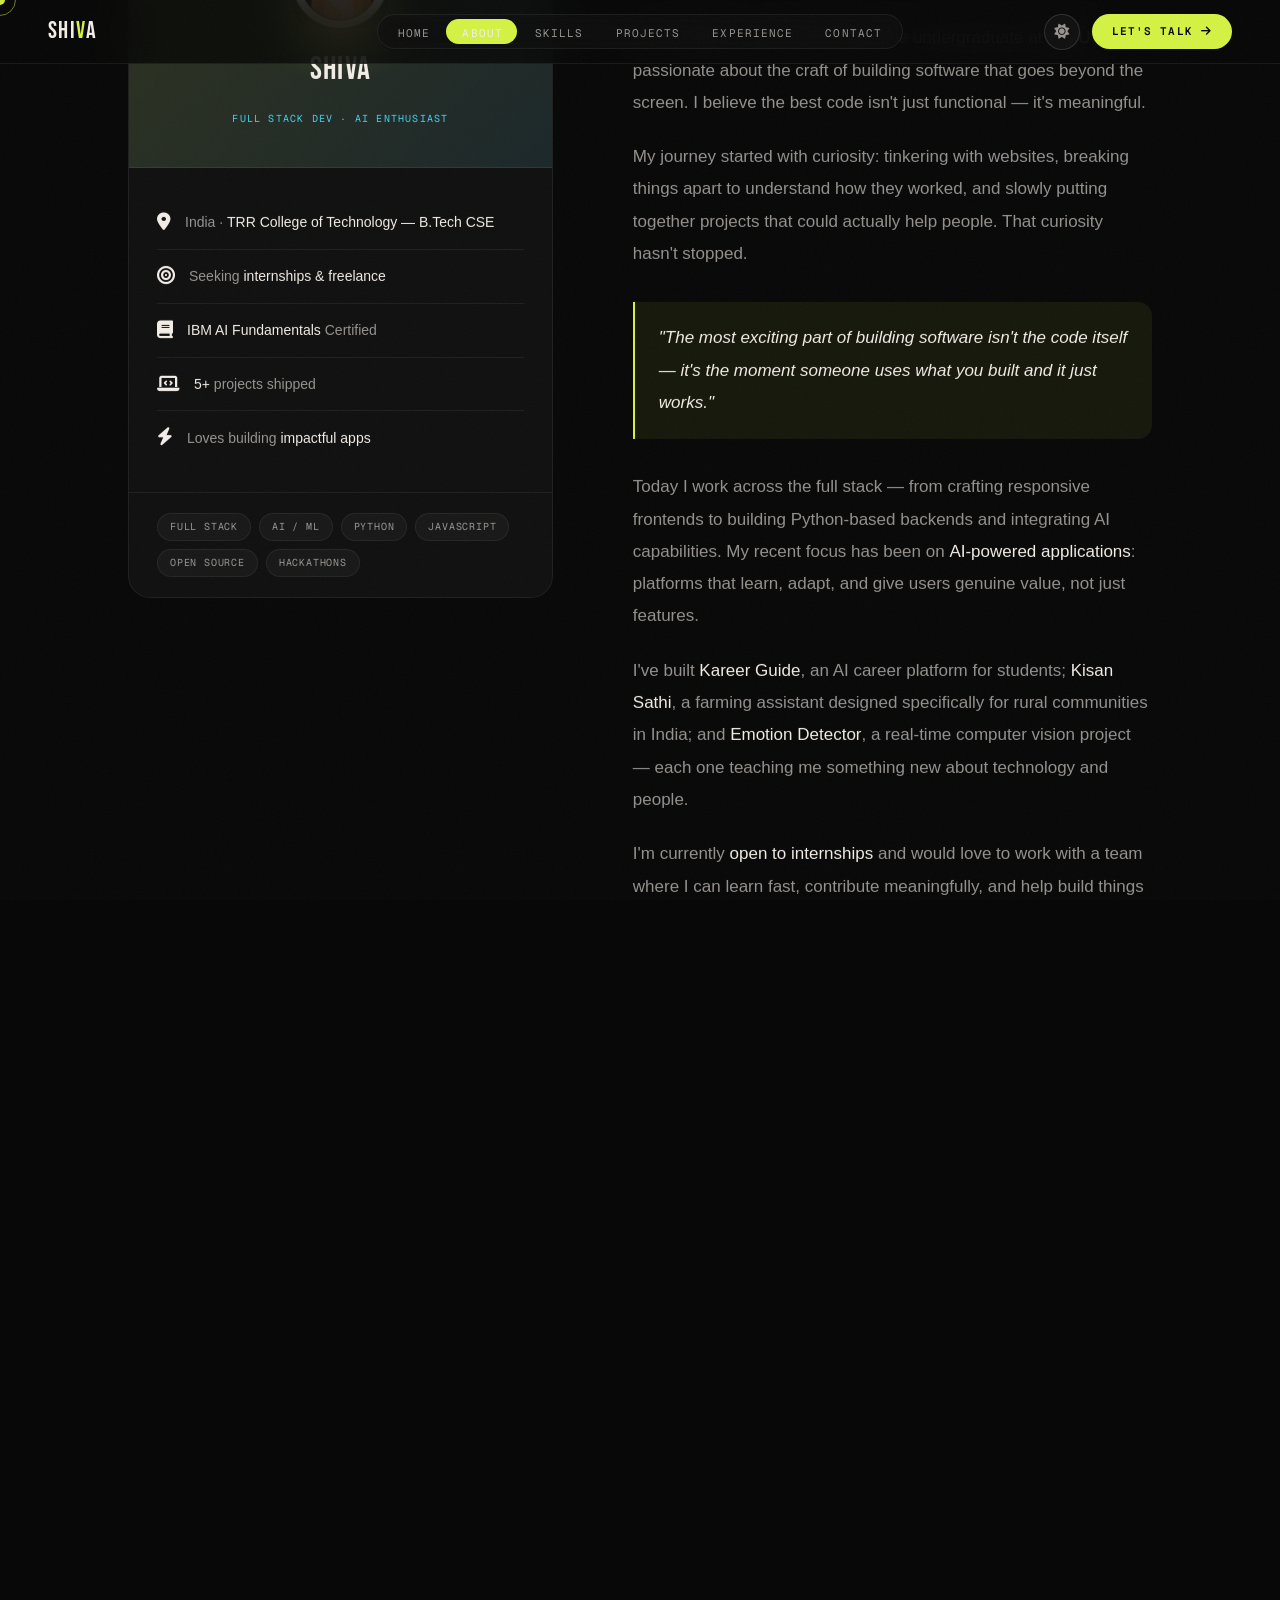
<file: about.html>
<!DOCTYPE html>
<html lang="en" data-theme="dark">

<head>
  <meta charset="UTF-8" />
  <meta name="viewport" content="width=device-width,initial-scale=1" />
  <title>About Shiva — Full Stack Developer & AI Enthusiast</title>
  <meta name="description" content="Learn about Shiva's journey as a Full Stack Developer & AI Enthusiast — skills, certifications, and what drives his work."/>
  
  <!-- Open Graph / SEO -->
  <meta property="og:title" content="About Shiva — Full Stack Developer & AI Enthusiast"/>
  <meta property="og:description" content="Learn about Shiva's journey as a Full Stack Developer & AI Enthusiast — skills, certifications, and what drives his work."/>
  <meta property="og:type" content="website"/>
  <meta property="og:url" content="https://shiva-portfolio-project.vercel.app/about"/>
  <meta property="og:image" content="https://shiva-portfolio-project.vercel.app/shivaportfolioimage.png"/>
  <meta name="twitter:card" content="summary_large_image"/>
  <meta name="twitter:title" content="About Shiva — Full Stack Developer & AI Enthusiast"/>
  <meta name="twitter:description" content="Learn about Shiva's journey as a Full Stack Developer & AI Enthusiast — skills, certifications, and what drives his work."/>
  <meta name="twitter:image" content="https://shiva-portfolio-project.vercel.app/shivaportfolioimage.png"/>
  <link rel="canonical" href="https://shiva-portfolio-project.vercel.app/about"/>
  <meta name="robots" content="index, follow"/>

  <link rel="icon" type="image/png" href="portfolioFavicon.png"/>
  <link rel="stylesheet" href="https://cdnjs.cloudflare.com/ajax/libs/font-awesome/6.5.1/css/all.min.css"/>
  <link rel="stylesheet" href="shared.css" />
  <style>
    /* ── PAGE HERO ── */
    .page-hero {
      min-height: 55vh;
      display: flex;
      flex-direction: column;
      justify-content: flex-end;
      padding: 100px 0 60px;
      position: relative;
      overflow: hidden;
    }

    .page-hero-bg {
      position: absolute;
      inset: 0;
      background-image:
        linear-gradient(var(--border) 1px, transparent 1px),
        linear-gradient(90deg, var(--border) 1px, transparent 1px);
      background-size: 56px 56px;
      mask-image: linear-gradient(to bottom, transparent 0%, black 40%, black 80%, transparent 100%);
    }

    .page-hero-content {
      position: relative;
      z-index: 1;
    }

    .page-hero .display-title {
      overflow: hidden;
    }

    .page-hero .dt-line {
      display: block;
      animation: line-up 1s var(--ease) both;
    }

    .page-hero .dt-line:nth-child(2) {
      animation-delay: 0.12s;
    }

    @keyframes line-up {
      from {
        transform: translateY(110%);
        opacity: 0;
      }

      to {
        transform: translateY(0);
        opacity: 1;
      }
    }

    .page-hero-desc {
      font-size: 18px;
      color: var(--fg2);
      line-height: 1.75;
      max-width: 520px;
      margin-top: 24px;
      animation: fade-in 1s var(--ease) 0.5s both;
    }

    @keyframes fade-in {
      from {
        opacity: 0;
        transform: translateY(16px);
      }

      to {
        opacity: 1;
        transform: translateY(0);
      }
    }

    /* ── ABOUT BODY ── */
    .about-section {
      padding: 80px 0 100px;
    }

    .about-two-col {
      display: grid;
      grid-template-columns: 0.9fr 1.1fr;
      gap: 80px;
      align-items: start;
    }

    /* Left: profile card */
    .profile-card {
      background: var(--bg2);
      border: 1px solid var(--border);
      border-radius: var(--r-lg);
      overflow: hidden;
      position: sticky;
      top: 84px;
    }

    .profile-card-top {
      background: linear-gradient(135deg,
          color-mix(in srgb, var(--accent) 12%, var(--bg3)),
          color-mix(in srgb, var(--accent2) 8%, var(--bg3)));
      padding: 40px;
      display: flex;
      flex-direction: column;
      align-items: center;
      gap: 16px;
      border-bottom: 1px solid var(--border);
    }

    .profile-avatar {
      width: 96px;
      height: 96px;
      border-radius: 24px;
      display: flex;
      align-items: center;
      justify-content: center;
      overflow: hidden;
      box-shadow: 0 16px 40px color-mix(in srgb, var(--accent) 30%, transparent);
    }
    .profile-avatar img {
      width: 100%;
      height: 100%;
      object-fit: cover;
    }

    .profile-name {
      font-family: var(--font-display);
      font-size: 32px;
      letter-spacing: 0.04em;
      color: var(--fg);
    }

    .profile-role {
      font-family: var(--font-mono);
      font-size: 10px;
      letter-spacing: 0.12em;
      text-transform: uppercase;
      color: var(--accent2);
    }

    .profile-body {
      padding: 28px;
    }

    .profile-row {
      display: flex;
      align-items: center;
      gap: 14px;
      padding: 12px 0;
      border-bottom: 1px solid var(--border);
    }

    .profile-row:last-child {
      border-bottom: none;
    }

    .profile-row-icon {
      font-size: 18px;
      flex-shrink: 0;
    }

    .profile-row-text {
      font-size: 14px;
      color: var(--fg2);
    }

    .profile-row-text strong {
      color: var(--fg);
      font-weight: 500;
    }

    /* Tag cloud */
    .tag-cloud {
      display: flex;
      flex-wrap: wrap;
      gap: 8px;
      padding: 20px 28px;
      border-top: 1px solid var(--border);
    }

    /* Right: story */
    .story h2 {
      font-family: var(--font-display);
      font-size: clamp(36px, 4vw, 52px);
      letter-spacing: 0.03em;
      line-height: 0.95;
      color: var(--fg);
      margin-bottom: 32px;
    }

    .story h2 em {
      font-family: var(--font-serif);
      font-style: italic;
      color: var(--accent);
    }

    .story p {
      font-size: 17px;
      line-height: 1.9;
      color: var(--fg2);
      margin-bottom: 22px;
    }

    .story p strong {
      color: var(--fg);
      font-weight: 500;
    }

    .story-highlight {
      background: color-mix(in srgb, var(--accent) 7%, transparent);
      border-left: 2px solid var(--accent);
      padding: 20px 24px;
      border-radius: 0 var(--radius) var(--radius) 0;
      margin: 32px 0;
    }

    .story-highlight p {
      margin: 0;
      color: var(--fg);
      font-size: 17px;
      font-style: italic;
    }

    /* Stats grid */
    .stats-grid {
      display: grid;
      grid-template-columns: repeat(2, 1fr);
      gap: 2px;
      margin-top: 48px;
      border-radius: var(--r-lg);
      overflow: hidden;
    }

    .stat-box {
      background: var(--bg2);
      border: 1px solid var(--border);
      padding: 28px 24px;
      transition: background var(--t-fast);
    }

    .stat-box:hover {
      background: var(--bg3);
    }

    .stat-box-num {
      font-family: var(--font-display);
      font-size: 52px;
      letter-spacing: 0.04em;
      line-height: 1;
      color: var(--accent);
    }

    .stat-box-label {
      font-family: var(--font-mono);
      font-size: 10px;
      letter-spacing: 0.14em;
      text-transform: uppercase;
      color: var(--fg3);
      margin-top: 6px;
    }

    /* Certs section */
    .certs-section {
      padding: 80px 0;
      background: var(--bg2);
    }

    .certs-grid {
      display: grid;
      grid-template-columns: repeat(3, 1fr);
      gap: 20px;
      margin-top: 48px;
    }

    .cert-card {
      background: var(--bg3);
      border: 1px solid var(--border);
      border-radius: var(--r-lg);
      padding: 28px;
      transition: border-color var(--t-med), transform var(--t-med);
    }

    .cert-card:hover {
      border-color: var(--accent);
      transform: translateY(-4px);
    }

    .cert-icon {
      font-size: 32px;
      margin-bottom: 14px;
    }

    .cert-name {
      font-family: var(--font-display);
      font-size: 20px;
      letter-spacing: 0.03em;
      color: var(--fg);
      margin-bottom: 6px;
    }

    .cert-issuer {
      font-size: 13px;
      color: var(--accent2);
      margin-bottom: 10px;
    }

    .cert-desc {
      font-size: 13px;
      color: var(--fg2);
      line-height: 1.6;
    }

    @media(max-width:900px) {
      .about-two-col {
        grid-template-columns: 1fr;
      }

      .profile-card {
        position: relative;
        top: 0;
      }

      .certs-grid {
        grid-template-columns: 1fr;
      }
    }
  </style>
<script type="application/ld+json">
{
  "@context": "https://schema.org",
  "@type": "Person",
  "name": "Shiva Siliveru",
  "givenName": "Shiva",
  "familyName": "Siliveru",
  "jobTitle": "Full Stack Developer & AI Enthusiast",
  "url": "https://shiva-portfolio-project.vercel.app/",
  "sameAs": ["https://github.com/shivasiliveru", "https://www.linkedin.com/in/siliveru-shiva/"],
  "knowsAbout": ["Web Development", "Artificial Intelligence", "Python", "JavaScript", "Machine Learning"]
}
</script>
</head>

<body data-page="about">
  <div class="grain"></div>
  <div id="cursor"></div>
  <div id="cursor-trail"></div>
  <div id="progress-bar"></div>
  <div id="page-overlay"></div>

  <!-- LOADER -->
  <div id="loader">
    <div class="loader-name">
      <span>S</span><span>H</span><span>I</span><span>V</span><span>A</span>
    </div>
    <div class="loader-bar-wrap">
      <div class="loader-bar"></div>
    </div>
    <div class="loader-sub">About me...</div>
  </div>

  <!-- NAV -->
  <nav id="nav">
    <a href="/" class="nav-logo" data-transition>SHI<em>V</em>A</a>
    <div class="nav-center">
      <ul class="nav-links">
        <li><a href="/"              class="nav-link" data-transition>Home</a></li>
        <li><a href="about"          class="nav-link active">About</a></li>
        <li><a href="skills"         class="nav-link" data-transition>Skills</a></li>
        <li><a href="projects"       class="nav-link" data-transition>Projects</a></li>
        <li><a href="experience"     class="nav-link" data-transition>Experience</a></li>
        <li><a href="contact"        class="nav-link" data-transition>Contact</a></li>
        <li class="nav-cursor"></li>
      </ul>
    </div>
    <div class="nav-right">
      <button class="theme-btn"><i class="fa-solid fa-circle-half-stroke theme-icon"></i></button>
      <a href="contact" class="nav-cta" data-transition>Let's Talk <i class="fa-solid fa-arrow-right"></i></a>
      <button class="menu-btn"><span></span><span></span><span></span></button>
    </div>
  </nav>
  <div class="mobile-menu">
    <a href="/"              data-transition>Home</a>
    <a href="about" data-transition>About</a>
    <a href="skills"         data-transition>Skills</a>
    <a href="projects"       data-transition>Projects</a>
    <a href="experience"     data-transition>Experience</a>
    <a href="contact"        data-transition>Contact</a>
    <a href="https://drive.google.com/file/d/1Of1FwjZ_WqTw26CGHJ4lIZG7Azq8mX9m/view?usp=sharing" target="_blank" class="mobile-resume">Resume ↗</a>
  </div>

  <div id="smooth-wrapper">
    <div id="smooth-content">

  <!-- PAGE HERO -->
  <section class="page-hero">
    <div class="page-hero-bg"></div>
    <div class="hero-svg-wrap">
      <svg viewBox="0 0 1278 2319" fill="none" xmlns="http://www.w3.org/2000/svg" preserveAspectRatio="xMidYMid meet">
        <path id="scrollPath" d="M876.605 394.131C788.982 335.917 696.198 358.139 691.836 416.303C685.453 501.424 853.722 498.43 941.95 409.714C1016.1 335.156 1008.64 186.907 906.167 142.846C807.014 100.212 712.699 198.494 789.049 245.127C889.053 306.207 986.062 116.979 840.548 43.3233C743.932 -5.58141 678.027 57.1682 672.279 112.188C666.53 167.208 712.538 172.943 736.353 163.088C760.167 153.234 764.14 120.924 746.651 93.3868C717.461 47.4252 638.894 77.8642 601.018 116.979C568.164 150.908 557 201.079 576.467 246.924C593.342 286.664 630.24 310.55 671.68 302.614C756.114 286.446 729.747 206.546 681.86 186.442C630.54 164.898 492 209.318 495.026 287.644C496.837 334.494 518.402 366.466 582.455 367.287C680.013 368.538 771.538 299.456 898.634 292.434C1007.02 286.446 1192.67 309.384 1242.36 382.258C1266.99 418.39 1273.65 443.108 1247.75 474.477C1217.32 511.33 1149.4 511.259 1096.84 466.093C1044.29 420.928 1029.14 380.576 1033.97 324.172C1038.31 273.428 1069.55 228.986 1117.2 216.384C1152.2 207.128 1188.29 213.629 1194.45 245.127C1201.49 281.062 1132.22 280.104 1100.44 272.673C1065.32 264.464 1044.22 234.837 1032.77 201.413C1019.29 162.061 1029.71 131.126 1056.44 100.965C1086.19 67.4032 1143.96 54.5526 1175.78 86.1513C1207.02 117.17 1186.81 143.379 1156.22 166.691C1112.57 199.959 1052.57 186.238 999.784 155.164C957.312 130.164 899.171 63.7054 931.284 26.3214C952.068 2.12513 996.288 3.87363 1007.22 43.58C1018.15 83.2749 1003.56 122.644 975.969 163.376C948.377 204.107 907.272 255.122 913.558 321.045C919.727 385.734 990.968 497.068 1063.84 503.35C1111.46 507.456 1166.79 511.984 1175.68 464.527C1191.52 379.956 1101.26 334.985 1030.29 377.017C971.109 412.064 956.297 483.647 953.797 561.655C947.587 755.413 1197.56 941.828 936.039 1140.66C745.771 1285.32 321.926 950.737 134.536 1202.19C-6.68295 1391.68 -53.4837 1655.38 131.935 1760.5C478.381 1956.91 1124.19 1515 1201.28 1997.83C1273.66 2451.23 100.805 1864.7 303.794 2668.89"/>
      </svg>
    </div>
    <div class="hero-bg-text" aria-hidden="true" data-parallax="0.05" data-parallax-x="0.12" data-parallax-base="translate(-50%, -50%)" style="opacity:0.1">ABOUT</div>
    <div class="container page-hero-content">
      <div class="eyebrow">About Me</div>
      <h1 class="display-title">
        <span class="dt-line">Developer.</span>
        <span class="dt-line">Builder. <em>Human.</em></span>
      </h1>
      <p class="page-hero-desc">
        A B.Tech CSE student obsessed with building things that actually work — and actually matter.
      </p>
    </div>
  </section>

  <div class="hr"></div>

  <!-- ABOUT BODY -->
  <section class="about-section">
    <div class="container">
      <div class="about-two-col">

        <!-- Profile card -->
        <div data-reveal="scale">
          <div class="profile-card">
            <div class="profile-card-top">
              <div class="profile-avatar"><img src="shivaportfolioimage.png" alt="Shiva Siliveru profile photo — Full Stack Developer & AI Enthusiast"/></div>
              <div class="profile-name">Shiva</div>
              <div class="profile-role">Full Stack Dev · AI Enthusiast</div>
            </div>
            <div class="profile-body">
              <div class="profile-row">
                <span class="profile-row-icon"><i class="fa-solid fa-location-dot"></i></span>
                <span class="profile-row-text">India · <strong>TRR College of Technology — B.Tech CSE</strong></span>
              </div>
              <div class="profile-row">
                <span class="profile-row-icon"><i class="fa-solid fa-bullseye"></i></span>
                <span class="profile-row-text">Seeking <strong>internships & freelance</strong></span>
              </div>
              <div class="profile-row">
                <span class="profile-row-icon"><i class="fa-solid fa-book"></i></span>
                <span class="profile-row-text"><strong>IBM AI Fundamentals</strong> Certified</span>
              </div>
              <div class="profile-row">
                <span class="profile-row-icon"><i class="fa-solid fa-laptop-code"></i></span>
                <span class="profile-row-text"><strong>5+</strong> projects shipped</span>
              </div>
              <div class="profile-row">
                <span class="profile-row-icon"><i class="fa-solid fa-bolt"></i></span>
                <span class="profile-row-text">Loves building <strong>impactful apps</strong></span>
              </div>
            </div>
            <div class="tag-cloud">
              <span class="chip">Full Stack</span>
              <span class="chip">AI / ML</span>
              <span class="chip">Python</span>
              <span class="chip">JavaScript</span>
              <span class="chip">Open Source</span>
              <span class="chip">Hackathons</span>
            </div>
          </div>
        </div>

        <!-- Story -->
        <div class="story" data-reveal="right">
          <h2>I build things that <em>solve</em> real problems.</h2>

          <p>Hi, I'm <strong>Shiva</strong> — a Computer Science undergraduate at <strong>JNTU</strong>, passionate
            about the craft of building software that goes beyond the screen. I believe the best code isn't just
            functional — it's meaningful.</p>

          <p>My journey started with curiosity: tinkering with websites, breaking things apart to understand how they
            worked, and slowly putting together projects that could actually help people. That curiosity hasn't stopped.
          </p>

          <div class="story-highlight">
            <p>"The most exciting part of building software isn't the code itself — it's the moment someone uses what
              you built and it just works."</p>
          </div>

          <p>Today I work across the full stack — from crafting responsive frontends to building Python-based backends
            and integrating AI capabilities. My recent focus has been on <strong>AI-powered applications</strong>:
            platforms that learn, adapt, and give users genuine value, not just features.</p>

          <p>I've built <strong>Kareer Guide</strong>, an AI career platform for students; <strong>Kisan Sathi</strong>,
            a farming assistant designed specifically for rural communities in India; and <strong>Emotion
              Detector</strong>, a real-time computer vision project — each one teaching me something new about
            technology and people.</p>

          <p>I'm currently <strong>open to internships</strong> and would love to work with a team where I can learn
            fast, contribute meaningfully, and help build things that matter.</p>

          <div class="stats-grid">
            <div class="stat-box" data-reveal="blur" data-reveal-delay="1">
              <div class="stat-box-num"><span data-count="5" data-suffix="+">5+</span></div>
              <div class="stat-box-label">Projects Built</div>
            </div>
            <div class="stat-box" data-reveal="blur" data-reveal-delay="2">
              <div class="stat-box-num"><span data-count="3" data-suffix="+">3+</span></div>
              <div class="stat-box-label">Tech Domains</div>
            </div>
            <div class="stat-box" data-reveal="blur" data-reveal-delay="3">
              <div class="stat-box-num"><span data-count="2" data-suffix="+">2+</span></div>
              <div class="stat-box-label">Certifications</div>
            </div>
            <div class="stat-box" data-reveal="blur" data-reveal-delay="4">
              <div class="stat-box-num">∞</div>
              <div class="stat-box-label">Curiosity</div>
            </div>
          </div>
        </div>
      </div>
    </div>
  </section>

  <!-- CERTS & ACHIEVEMENTS -->
  <section class="certs-section">
    <div class="container">
      <div data-reveal="up">
        <div class="eyebrow">Credentials</div>
        <h2 class="heading">Certifications & Learning</h2>
      </div>
      <div class="certs-grid">
        <div class="cert-card" data-reveal="left" data-reveal-delay="1">
          <div class="cert-icon"><i class="fa-solid fa-robot"></i></div>
          <div class="cert-name">AI Fundamentals</div>
          <div class="cert-issuer">IBM · Verified Certificate</div>
          <div class="cert-desc">Foundations of machine learning, neural networks, model evaluation, and responsible AI
            practices.</div>
        </div>
        <div class="cert-card" data-reveal="up" data-reveal-delay="2">
          <div class="cert-icon"><i class="fa-solid fa-globe"></i></div>
          <div class="cert-name">Web Development</div>
          <div class="cert-issuer">Self-Directed & Coursework</div>
          <div class="cert-desc">Full-stack development with HTML, CSS, JavaScript, PHP, Python and MySQL through
            hands-on project building.</div>
        </div>
        <div class="cert-card" data-reveal="right" data-reveal-delay="3">
          <div class="cert-icon"><i class="fa-solid fa-eye"></i></div>
          <div class="cert-name">Computer Vision</div>
          <div class="cert-issuer">Project-Based Learning</div>
          <div class="cert-desc">Practical experience with OpenCV, DeepFace, and real-time image processing pipelines
            through the Emotion Detector project.</div>
        </div>
      </div>
    </div>
  </section>

  <!-- FOOTER -->
  <footer id="footer">
    <div class="nav-logo">SHI<em style="color:var(--accent);font-style:normal">V</em>A</div>
    <div class="footer-copy">Built with <i class="fa-solid fa-heart" style="color:var(--accent);font-size:10px"></i> and passion by Shiva · © 2026</div>
    <nav class="footer-nav">
      <a href="skills" data-transition>Skills</a>
      <a href="projects" data-transition>Projects</a>
      <a href="contact" data-transition>Contact</a>
    </nav>

  </footer>

  </div></div>

  <script src="shared.js"></script>
  <script src="cms-render.js"></script>
</body>

</html>
</file>
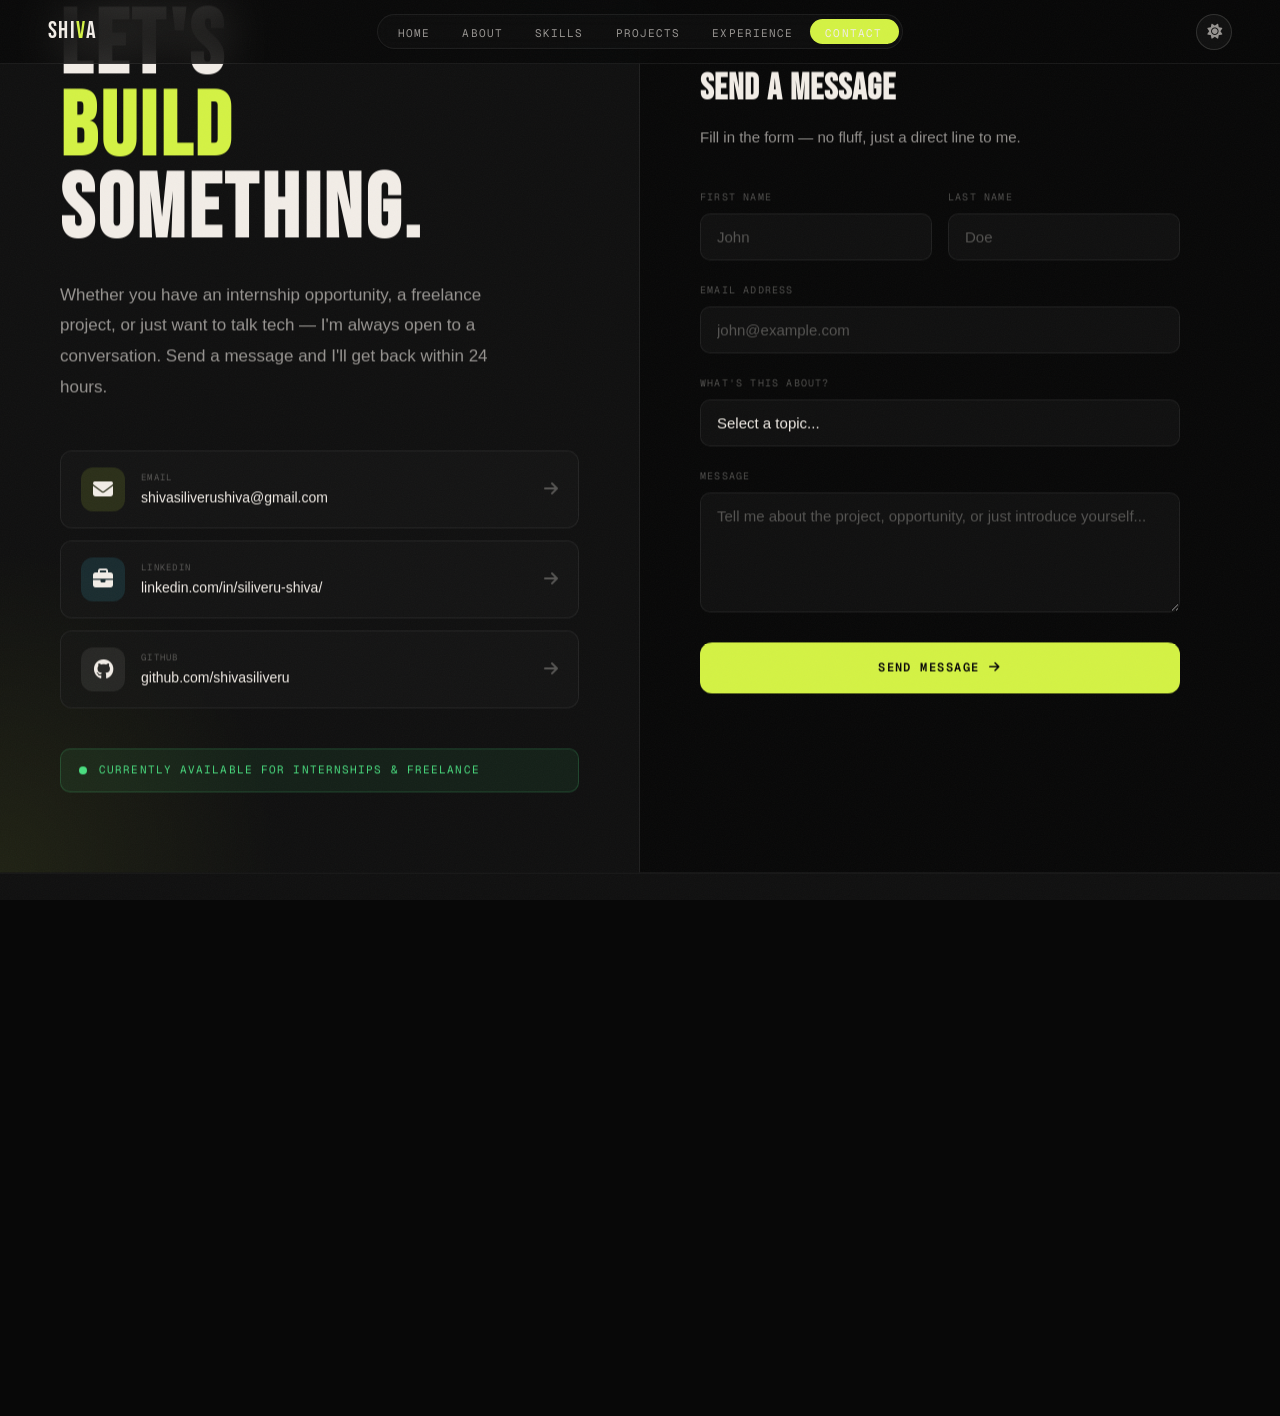
<file: contact.html>
<!DOCTYPE html>
<html lang="en" data-theme="dark">
<head>
  <meta charset="UTF-8"/>
  <meta name="viewport" content="width=device-width,initial-scale=1"/>
  <title>Contact Shiva — Get in Touch for Opportunities</title>
  <meta name="description" content="Get in touch with Shiva for internship opportunities, freelance projects, or collaborations."/>
  
  <!-- Open Graph / SEO -->
  <meta property="og:title" content="Contact Shiva — Get in Touch for Opportunities"/>
  <meta property="og:description" content="Reach out to Shiva for internship opportunities, freelance projects, or collaborations."/>
  <meta property="og:type" content="website"/>
  <meta property="og:url" content="https://shiva-portfolio-project.vercel.app/contact"/>
  <meta property="og:image" content="https://shiva-portfolio-project.vercel.app/shivaportfolioimage.png"/>
  <meta name="twitter:card" content="summary_large_image"/>
  <meta name="twitter:title" content="Contact Shiva — Get in Touch for Opportunities"/>
  <meta name="twitter:description" content="Reach out to Shiva for internship opportunities, freelance projects, or collaborations."/>
  <meta name="twitter:image" content="https://shiva-portfolio-project.vercel.app/shivaportfolioimage.png"/>
  <link rel="canonical" href="https://shiva-portfolio-project.vercel.app/contact"/>
  <meta name="robots" content="index, follow"/>

  <link rel="icon" type="image/png" href="portfolioFavicon.png"/>
  <link rel="stylesheet" href="https://cdnjs.cloudflare.com/ajax/libs/font-awesome/6.5.1/css/all.min.css"/>
  <link rel="stylesheet" href="shared.css"/>
  <style>
    /* Page fills viewport */
    .contact-page {
      min-height: 100vh;
      display: grid;
      grid-template-rows: 64px 1fr auto;
    }

    .contact-main {
      display: grid;
      grid-template-columns: 1fr 1fr;
      min-height: calc(100vh - 64px - 80px);
    }

    /* Left panel */
    .contact-left {
      background: var(--bg2);
      border-right: 1px solid var(--border);
      padding: 80px 60px;
      display: flex; flex-direction: column; justify-content: space-between;
      position: relative; overflow: hidden;
    }
    .contact-left-bg {
      position: absolute; inset: 0;
      background:
        radial-gradient(ellipse 80% 60% at 0% 100%, color-mix(in srgb,var(--accent) 8%, transparent), transparent 55%),
        radial-gradient(ellipse 60% 40% at 100% 0%, color-mix(in srgb,var(--accent2) 5%, transparent), transparent 50%);
      pointer-events: none;
    }
    .contact-left-content { position: relative; z-index: 1; }

    .contact-big-title {
      font-family: var(--font-display);
      font-size: clamp(56px, 7vw, 96px);
      letter-spacing: 0.04em; line-height: 0.92;
      color: var(--fg);
      margin-bottom: 28px;
      overflow: hidden;
    }
    .cbt-line {
      display: block;
      animation: line-up 1s var(--ease) both;
    }
    .cbt-line:nth-child(2) { animation-delay: 0.12s; color: var(--accent); }
    .cbt-line:nth-child(3) { animation-delay: 0.24s; }
    @keyframes line-up { from{transform:translateY(100%);opacity:0} to{transform:translateY(0);opacity:1} }

    .contact-intro {
      font-size: 17px; color: var(--fg2); line-height: 1.8;
      max-width: 440px; margin-bottom: 48px;
      animation: fade-up 1s var(--ease) 0.5s both;
    }
    @keyframes fade-up { from{opacity:0;transform:translateY(16px)} to{opacity:1;transform:translateY(0)} }

    .contact-links { display: flex; flex-direction: column; gap: 12px; }

    .contact-link-item {
      display: flex; align-items: center; gap: 16px;
      background: color-mix(in srgb, var(--bg3) 60%, transparent);
      backdrop-filter: blur(8px);
      border: 1px solid var(--border);
      border-radius: 12px; padding: 16px 20px;
      text-decoration: none; color: var(--fg);
      transition: all var(--t-med);
      cursor: none;
    }
    .contact-link-item:hover {
      border-color: var(--border2);
      transform: translateX(6px);
      background: var(--bg3);
    }
    .cli-icon {
      width: 44px; height: 44px;
      border-radius: 12px;
      display: flex; align-items: center; justify-content: center;
      font-size: 20px; flex-shrink: 0;
    }
    .cli-text { flex: 1; }
    .cli-label { font-family: var(--font-mono); font-size: 9px; letter-spacing: 0.14em; text-transform: uppercase; color: var(--fg3); margin-bottom: 2px; }
    .cli-value { font-size: 14px; font-weight: 500; }
    .cli-arrow { color: var(--fg3); font-size: 16px; transition: color var(--t-fast); }
    .contact-link-item:hover .cli-arrow { color: var(--accent); }

    /* Availability bar */
    .avail-strip {
      display: flex; align-items: center; gap: 12px;
      margin-top: 40px;
      background: color-mix(in srgb, #4ade80 8%, transparent);
      border: 1px solid color-mix(in srgb, #4ade80 20%, transparent);
      padding: 12px 18px;
      border-radius: 10px;
    }
    .avail-dot {
      width: 8px; height: 8px;
      background: #4ade80; border-radius: 50%;
      box-shadow: 0 0 0 0 color-mix(in srgb, #4ade80 50%, transparent);
      animation: avail-pulse 2s ease infinite;
      flex-shrink: 0;
    }
    @keyframes avail-pulse {
      0%  { box-shadow: 0 0 0 0   color-mix(in srgb, #4ade80 50%, transparent); }
      70% { box-shadow: 0 0 0 10px color-mix(in srgb, #4ade80 0%,  transparent); }
      100%{ box-shadow: 0 0 0 0   color-mix(in srgb, #4ade80 0%,  transparent); }
    }
    .avail-text { font-family: var(--font-mono); font-size: 11px; letter-spacing: 0.1em; text-transform: uppercase; color: #4ade80; }

    /* Right panel — form */
    .contact-right {
      background: var(--bg);
      padding: 80px 60px;
      display: flex; align-items: center;
    }

    .form-wrap { width: 100%; max-width: 480px; }

    .form-header { margin-bottom: 40px; }
    .form-header h2 {
      font-family: var(--font-display);
      font-size: 36px; letter-spacing: 0.03em;
      margin-bottom: 8px;
    }
    .form-header p { font-size: 15px; color: var(--fg2); }

    .form-row { margin-bottom: 22px; }
    .form-row label {
      display: block;
      font-family: var(--font-mono);
      font-size: 10px; letter-spacing: 0.12em; text-transform: uppercase;
      color: var(--fg3); margin-bottom: 8px;
    }
    .form-row input, .form-row textarea, .form-row select {
      width: 100%;
      background: var(--bg2);
      border: 1px solid var(--border);
      border-radius: 10px;
      padding: 14px 16px;
      font-family: var(--font-body);
      font-size: 15px; color: var(--fg);
      outline: none;
      transition: border-color var(--t-fast), background var(--t-fast);
      resize: vertical;
      -webkit-appearance: none;
      appearance: none;
    }
    .form-row input:focus, .form-row textarea:focus, .form-row select:focus {
      border-color: var(--accent);
      background: color-mix(in srgb, var(--accent) 3%, var(--bg2));
    }
    .form-row textarea { min-height: 120px; }
    .form-row input::placeholder, .form-row textarea::placeholder { color: var(--fg3); }

    .form-row select option { background: var(--bg2); color: var(--fg); }

    .form-grid { display: grid; grid-template-columns: 1fr 1fr; gap: 16px; }

    .form-submit {
      width: 100%;
      background: var(--accent);
      color: var(--bg);
      border: none;
      padding: 16px;
      border-radius: 12px;
      font-family: var(--font-mono);
      font-size: 12px; letter-spacing: 0.12em; text-transform: uppercase;
      font-weight: 600;
      cursor: none;
      transition: transform var(--t-fast), box-shadow var(--t-fast);
      display: flex; align-items: center; justify-content: center; gap: 10px;
      margin-top: 8px;
    }
    .form-submit:hover {
      transform: translateY(-2px);
      box-shadow: 0 12px 28px color-mix(in srgb, var(--accent) 40%, transparent);
    }
    .form-submit.sent {
      background: #4ade80;
      pointer-events: none;
    }

    /* Resume download */
    .resume-section {
      background: var(--bg2);
      border-top: 1px solid var(--border);
      padding: 60px;
    }
    .resume-inner {
      display: flex; align-items: center;
      justify-content: space-between; gap: 40px;
    }
    .resume-text h3 {
      font-family: var(--font-display);
      font-size: 36px; letter-spacing: 0.03em;
      color: var(--fg); margin-bottom: 8px;
    }
    .resume-text p { font-size: 15px; color: var(--fg2); max-width: 500px; line-height: 1.7; }
    .resume-highlights {
      display: flex; gap: 20px; flex-wrap: wrap;
      margin-top: 20px;
    }
    .rh { display: flex; align-items: center; gap: 8px; font-size: 14px; color: var(--fg2); }
    .rh em { font-style: normal; font-size: 16px; }

    @media(max-width:900px){
      .contact-main { grid-template-columns: 1fr; }
      .contact-left, .contact-right { padding: 60px 24px; }
      .resume-section { padding: 60px 24px; }
      .resume-inner { flex-direction: column; }
      .form-grid { grid-template-columns: 1fr; }
    }
  </style>
<script type="application/ld+json">
{
  "@context": "https://schema.org",
  "@type": "Person",
  "name": "Shiva Siliveru",
  "givenName": "Shiva",
  "familyName": "Siliveru",
  "jobTitle": "Full Stack Developer & AI Enthusiast",
  "url": "https://shiva-portfolio-project.vercel.app/",
  "sameAs": ["https://github.com/shivasiliveru", "https://www.linkedin.com/in/siliveru-shiva/"],
  "knowsAbout": ["Web Development", "Artificial Intelligence", "Python", "JavaScript", "Machine Learning"]
}
</script>
</head>
<body data-page="contact">
  <div class="grain"></div>
  <div id="cursor"></div>
  <div id="cursor-trail"></div>
  <div id="progress-bar"></div>
  <div id="page-overlay"></div>

  <div id="loader">
    <div class="loader-name"><span>S</span><span>H</span><span>I</span><span>V</span><span>A</span></div>
    <div class="loader-bar-wrap"><div class="loader-bar"></div></div>
    <div class="loader-sub">Let's connect...</div>
  </div>

  <nav id="nav">
    <a href="/" class="nav-logo" data-transition>SHI<em>V</em>A</a>
    <div class="nav-center">
      <ul class="nav-links">
        <li><a href="/"              class="nav-link" data-transition>Home</a></li>
        <li><a href="about"          class="nav-link" data-transition>About</a></li>
        <li><a href="skills"         class="nav-link" data-transition>Skills</a></li>
        <li><a href="projects"       class="nav-link" data-transition>Projects</a></li>
        <li><a href="experience"     class="nav-link" data-transition>Experience</a></li>
        <li><a href="contact"        class="nav-link active">Contact</a></li>
        <li class="nav-cursor"></li>
      </ul>
    </div>
    <div class="nav-right">
      <button class="theme-btn"><i class="fa-solid fa-circle-half-stroke theme-icon"></i></button>
      <button class="menu-btn"><span></span><span></span><span></span></button>
    </div>
  </nav>
  <div class="mobile-menu">
    <a href="/"              data-transition>Home</a>
    <a href="about"          data-transition>About</a>
    <a href="skills"         data-transition>Skills</a>
    <a href="projects"       data-transition>Projects</a>
    <a href="experience"     data-transition>Experience</a>
    <a href="contact">Contact</a>
    <a href="https://drive.google.com/file/d/1Of1FwjZ_WqTw26CGHJ4lIZG7Azq8mX9m/view?usp=sharing" target="_blank" class="mobile-resume">Resume ↗</a>
  </div>


  <div id="smooth-wrapper">
    <div id="smooth-content">

  <!-- CONTACT MAIN -->
  <main class="contact-main">
    <!-- LEFT -->
    <div class="contact-left" data-reveal="left">
      <div class="contact-left-bg"></div>
      <div class="contact-left-content">
        <div class="eyebrow" style="animation:fade-up 0.8s var(--ease) 0.1s both;opacity:0">Get In Touch</div>
        <h1 class="contact-big-title">
          <span class="cbt-line">Let's</span>
          <span class="cbt-line">build</span>
          <span class="cbt-line">something.</span>
        </h1>

        <p class="contact-intro">
          Whether you have an internship opportunity, a freelance project, or just want to talk tech — I'm always open to a conversation. Send a message and I'll get back within 24 hours.
        </p>

        <div class="contact-links" data-reveal="left" data-reveal-delay="2">
          <a href="mailto:shivasiliverushiva@gmail.com" class="contact-link-item">
            <div class="cli-icon" style="background:color-mix(in srgb,var(--accent) 12%,transparent)"><i class="fa-solid fa-envelope"></i></div>
            <div class="cli-text">
              <div class="cli-label">Email</div>
              <div class="cli-value">shivasiliverushiva@gmail.com</div>
            </div>
            <span class="cli-arrow"><i class="fa-solid fa-arrow-right"></i></span>
          </a>
          <a href="https://www.linkedin.com/in/siliveru-shiva/" target="_blank" class="contact-link-item">
            <div class="cli-icon" style="background:color-mix(in srgb,var(--accent2) 12%,transparent)"><i class="fa-solid fa-briefcase"></i></div>
            <div class="cli-text">
              <div class="cli-label">LinkedIn</div>
              <div class="cli-value">linkedin.com/in/siliveru-shiva/</div>
            </div>
            <span class="cli-arrow"><i class="fa-solid fa-arrow-right"></i></span>
          </a>
          <a href="https://github.com/shivasiliveru" target="_blank" class="contact-link-item">
            <div class="cli-icon" style="background:color-mix(in srgb,var(--fg) 8%,transparent)"><i class="fa-brands fa-github"></i></div>
            <div class="cli-text">
              <div class="cli-label">GitHub</div>
              <div class="cli-value">github.com/shivasiliveru</div>
            </div>
            <span class="cli-arrow"><i class="fa-solid fa-arrow-right"></i></span>
          </a>
        </div>
 
        <div class="avail-strip" data-reveal="left" data-reveal-delay="4">
          <span class="avail-dot"></span>
          <span class="avail-text">Currently available for internships & freelance</span>
        </div>
      </div>
    </div>

    <!-- RIGHT: Form -->
    <div class="contact-right">
      <div class="form-wrap" data-reveal="right">
        <div class="form-header">
          <h2>Send a Message</h2>
          <p>Fill in the form — no fluff, just a direct line to me.</p>
        </div>

        <div class="form-grid">
          <div class="form-row">
            <label>First Name</label>
            <input type="text" placeholder="John" id="firstName"/>
          </div>
          <div class="form-row">
            <label>Last Name</label>
            <input type="text" placeholder="Doe" id="lastName"/>
          </div>
        </div>

        <div class="form-row">
          <label>Email Address</label>
          <input type="email" placeholder="john@example.com" id="email"/>
        </div>

        <div class="form-row">
          <label>What's this about?</label>
          <select id="subject">
            <option value="">Select a topic...</option>
            <option>Internship Opportunity</option>
            <option>Freelance Project</option>
            <option>Collaboration</option>
            <option>Just saying hi</option>
          </select>
        </div>

        <div class="form-row">
          <label>Message</label>
          <textarea placeholder="Tell me about the project, opportunity, or just introduce yourself..." id="message"></textarea>
        </div>

        <button class="form-submit" id="submitBtn">
          <span id="btnText">Send Message</span>
          <span id="btnArrow"><i class="fa-solid fa-arrow-right"></i></span>
        </button>
      </div>
    </div>
  </main>

  <!-- RESUME -->
  <section class="resume-section">
    <div class="container">
      <div class="resume-inner" data-reveal="scale">
        <div class="resume-text">
          <h3>Download My Resume</h3>
          <p>Want the full picture? My resume covers technical skills, projects, certifications, and academic background — everything you need to evaluate what I bring to the table.</p>
          <div class="resume-highlights">
            <div class="rh"><i class="fa-solid fa-tools"></i> Full Stack Skills</div>
            <div class="rh"><i class="fa-solid fa-robot"></i> AI/ML Projects</div>
            <div class="rh"><i class="fa-solid fa-graduation-cap"></i> B.Tech CSE @ JNTU</div>
            <div class="rh"><i class="fa-solid fa-certificate"></i> IBM Certified</div>
          </div>
        </div>
         <a href="https://drive.google.com/file/d/1Of1FwjZ_WqTw26CGHJ4lIZG7Azq8mX9m/view?usp=sharing" class="btn btn-fill" data-magnetic target="_blank" data-reveal="scale" data-reveal-delay="2">
          Download Resume PDF <i class="fa-solid fa-file-pdf"></i>
        </a>
      </div>
    </div>
  </section>

  <footer id="footer">
    <div class="nav-logo">SHI<em style="color:var(--accent);font-style:normal">V</em>A</div>
    <div class="footer-copy">Built with <i class="fa-solid fa-heart" style="color:var(--accent);font-size:10px"></i> and passion by Shiva · © 2026</div>
    <nav class="footer-nav">
      <a href="/" data-transition>Home</a>
      <a href="projects" data-transition>Projects</a>
      <a href="about" data-transition>About</a>
    </nav>

  </footer>

  </div></div>

  <script src="shared.js"></script>
  <script>
    document.addEventListener('DOMContentLoaded', () => {
      const submitBtn = document.getElementById('submitBtn');
      if (submitBtn) {
        submitBtn.addEventListener('click', () => {
          console.log('Submit clicked');
          const firstName = document.getElementById('firstName').value;
          const lastName = document.getElementById('lastName').value;
          const email = document.getElementById('email').value;
          const subject = document.getElementById('subject').value;
          const message = document.getElementById('message').value;
          
          const fullName = `${firstName} ${lastName}`.trim();
          console.log('Sending to:', fullName, email);
          
          const mailtoLink = `mailto:shivasiliverushiva@gmail.com?subject=${encodeURIComponent(subject + ' - ' + fullName)}&body=${encodeURIComponent(message + '\n\nFrom: ' + email)}`;
          window.location.href = mailtoLink;

          const btn = document.getElementById('submitBtn');
          const text = document.getElementById('btnText');
          const arrow = document.getElementById('btnArrow');
          btn.classList.add('sent');
          text.textContent = 'Opening Email...';
          arrow.textContent = '✓';
          
          setTimeout(() => {
            btn.classList.remove('sent');
            text.textContent = 'Send Message';
            arrow.textContent = '→';
            btn.style.background = '';
          }, 3000);
        });
      }
    });
  </script>
</body>
</html>
</file>
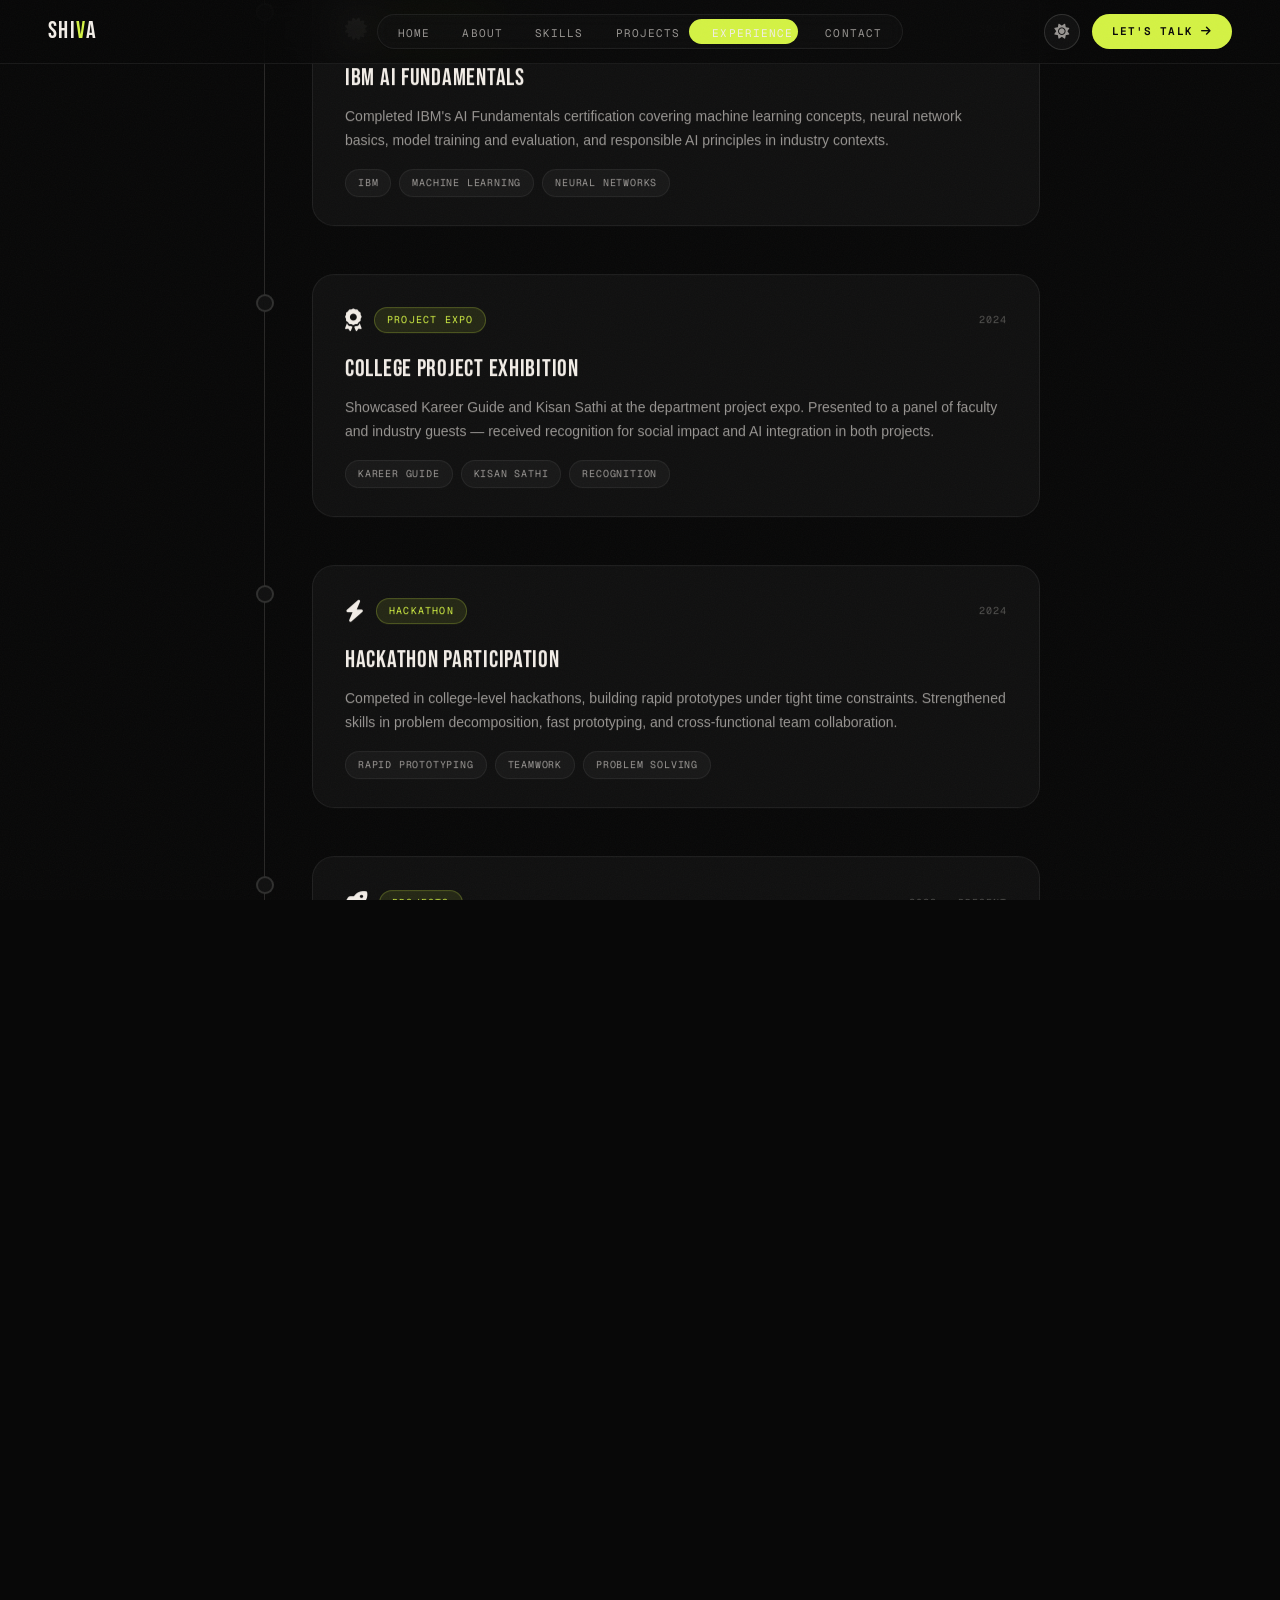
<file: experience.html>
<!DOCTYPE html>
<html lang="en" data-theme="dark">
<head>
  <meta charset="UTF-8"/>
  <meta name="viewport" content="width=device-width,initial-scale=1"/>
  <title>Experience — Shiva | Full Stack Developer & AI Enthusiast</title>
  <meta name="description" content="Professional journey of Shiva — IBM AI certification, B.Tech in Computer Science, project expos and hackathons."/>
  
  <!-- Open Graph / SEO -->
  <meta property="og:title" content="Experience — Shiva | Full Stack Developer & AI Enthusiast"/>
  <meta property="og:description" content="Professional journey of Shiva — IBM AI certification, B.Tech in Computer Science, project expos and hackathons."/>
  <meta property="og:type" content="website"/>
  <meta property="og:url" content="https://shiva-portfolio-project.vercel.app/experience"/>
  <meta property="og:image" content="https://shiva-portfolio-project.vercel.app/shivaportfolioimage.png"/>
  <meta name="twitter:card" content="summary_large_image"/>
  <meta name="twitter:title" content="Experience — Shiva | Full Stack Developer & AI Enthusiast"/>
  <meta name="twitter:description" content="Professional journey of Shiva — IBM AI certification, B.Tech in Computer Science, project expos and hackathons."/>
  <meta name="twitter:image" content="https://shiva-portfolio-project.vercel.app/shivaportfolioimage.png"/>
  <link rel="canonical" href="https://shiva-portfolio-project.vercel.app/experience"/>
  <meta name="robots" content="index, follow"/>

  <link rel="icon" type="image/png" href="portfolioFavicon.png"/>
  <link rel="stylesheet" href="https://cdnjs.cloudflare.com/ajax/libs/font-awesome/6.5.1/css/all.min.css"/>
  <link rel="stylesheet" href="shared.css"/>
  <style>
    .page-hero {
      min-height: 50vh; display: flex; flex-direction: column; justify-content: flex-end;
      padding: 100px 0 60px; position: relative; overflow: hidden;
    }
    .page-hero-bg {
      position: absolute; inset: 0;
      background-image: radial-gradient(circle at 1px 1px, var(--border2) 1px, transparent 0);
      background-size: 32px 32px;
      mask-image: linear-gradient(to bottom, transparent, black 40%, black 80%, transparent);
    }
    .page-hero-content { position: relative; z-index: 1; }
    .ph-title {
      font-family: var(--font-display);
      font-size: clamp(60px, 10vw, 130px);
      letter-spacing: 0.04em; line-height: 0.9;
      overflow: hidden;
    }
    .ph-title-inner { animation: line-up 1s var(--ease) 0.2s both; display: block; }
    @keyframes line-up { from{transform:translateY(110%);opacity:0} to{transform:translateY(0);opacity:1} }

    /* ── TIMELINE ── */
    .timeline-section { padding: 80px 0 100px; }

    .timeline {
      position: relative;
      max-width: 800px;
      margin: 0 auto;
    }
    /* Vertical line */
    .timeline::before {
      content: '';
      position: absolute;
      left: 24px; top: 0; bottom: 0;
      width: 1px;
      background: linear-gradient(to bottom, transparent, var(--border2) 10%, var(--border2) 90%, transparent);
    }

    .tl-item {
      position: relative;
      padding-left: 72px;
      margin-bottom: 48px;
    }
    .tl-item:last-child { margin-bottom: 0; }

    /* Dot */
    .tl-dot {
      position: absolute;
      left: 16px; top: 20px;
      width: 18px; height: 18px;
      border-radius: 50%;
      background: var(--bg2);
      border: 2px solid var(--border2);
      transition: border-color var(--t-med), background var(--t-med);
    }
    .tl-item:hover .tl-dot,
    .tl-item.featured .tl-dot {
      background: var(--accent);
      border-color: var(--accent);
      box-shadow: 0 0 0 4px color-mix(in srgb, var(--accent) 20%, transparent);
    }

    .tl-card {
      background: var(--bg2);
      border: 1px solid var(--border);
      border-radius: var(--r-lg);
      padding: 28px 32px;
      transition: border-color var(--t-med), transform var(--t-med);
    }
    .tl-item:hover .tl-card {
      border-color: var(--border2);
      transform: translateX(4px);
    }
    .tl-item.featured .tl-card { border-color: color-mix(in srgb, var(--accent) 30%, transparent); }

    .tl-meta {
      display: flex; align-items: center; gap: 12px;
      margin-bottom: 12px;
    }
    .tl-icon { font-size: 22px; }
    .tl-type {
      font-family: var(--font-mono);
      font-size: 10px; letter-spacing: 0.12em; text-transform: uppercase;
      color: var(--accent);
      background: color-mix(in srgb, var(--accent) 10%, transparent);
      border: 1px solid color-mix(in srgb, var(--accent) 25%, transparent);
      padding: 4px 12px; border-radius: var(--r-full);
    }
    .tl-date {
      font-family: var(--font-mono);
      font-size: 10px; letter-spacing: 0.1em; text-transform: uppercase;
      color: var(--fg3);
      margin-left: auto;
    }

    .tl-title {
      font-family: var(--font-display);
      font-size: 24px; letter-spacing: 0.03em;
      color: var(--fg); margin-bottom: 8px;
    }
    .tl-desc {
      font-size: 14px; color: var(--fg2); line-height: 1.7;
    }
    .tl-tags { display: flex; flex-wrap: wrap; gap: 8px; margin-top: 16px; }

    /* ── ACHIEVEMENTS GRID ── */
    .achievements-section { padding: 80px 0; background: var(--bg2); }
    .achievements-grid {
      display: grid;
      grid-template-columns: repeat(3, 1fr);
      gap: 16px;
      margin-top: 48px;
    }
    .ach-card {
      background: var(--bg3);
      border: 1px solid var(--border);
      border-radius: var(--r-lg);
      padding: 32px;
      transition: all var(--t-med);
    }
    .ach-card:hover { border-color: var(--accent); transform: translateY(-4px); }
    .ach-icon { font-size: 36px; margin-bottom: 16px; }
    .ach-title {
      font-family: var(--font-display);
      font-size: 22px; letter-spacing: 0.03em;
      color: var(--fg); margin-bottom: 10px;
    }
    .ach-desc { font-size: 14px; color: var(--fg2); line-height: 1.65; }

    /* ── TESTIMONIALS ── */
    .testimonials-section { padding: 80px 0 100px; }
    .testimonials-grid {
      display: grid;
      grid-template-columns: 1fr 1fr;
      gap: 20px;
      margin-top: 48px;
    }
    .testimonial {
      background: var(--bg2);
      border: 1px solid var(--border);
      border-radius: var(--r-lg);
      padding: 40px;
      position: relative;
      overflow: hidden;
      transition: border-color var(--t-med);
    }
    .testimonial:hover { border-color: var(--border2); }
    .testimonial::before {
      content: '"';
      position: absolute; top: 16px; right: 28px;
      font-family: Georgia, serif;
      font-size: 120px;
      color: var(--border);
      line-height: 1;
      pointer-events: none;
    }
    .testimonial-body {
      font-family: var(--font-serif);
      font-style: italic;
      font-size: 18px; line-height: 1.75;
      color: var(--fg2);
      margin-bottom: 28px;
      position: relative; z-index: 1;
    }
    .testimonial-author {
      display: flex; align-items: center; gap: 14px;
    }
    .ta-avatar {
      width: 48px; height: 48px;
      border-radius: 14px;
      display: flex; align-items: center; justify-content: center;
      font-family: var(--font-display);
      font-size: 20px;
      color: var(--bg);
    }
    .ta-name {
      font-family: var(--font-display);
      font-size: 18px; letter-spacing: 0.03em;
      color: var(--fg);
    }
    .ta-role { font-family: var(--font-mono); font-size: 10px; letter-spacing: 0.1em; text-transform: uppercase; color: var(--fg3); }

    @media(max-width:900px){
      .achievements-grid, .testimonials-grid { grid-template-columns: 1fr; }
    }
  </style>
<script type="application/ld+json">
{
  "@context": "https://schema.org",
  "@type": "Person",
  "name": "Shiva Siliveru",
  "givenName": "Shiva",
  "familyName": "Siliveru",
  "jobTitle": "Full Stack Developer & AI Enthusiast",
  "url": "https://shiva-portfolio-project.vercel.app/",
  "sameAs": ["https://github.com/shivasiliveru", "https://www.linkedin.com/in/siliveru-shiva/"],
  "knowsAbout": ["Web Development", "Artificial Intelligence", "Python", "JavaScript", "Machine Learning"]
}
</script>
</head>
<body data-page="experience">
  <div class="grain"></div>
  <div id="cursor"></div>
  <div id="cursor-trail"></div>
  <div id="progress-bar"></div>
  <div id="page-overlay"></div>

  <div id="loader">
    <div class="loader-name"><span>S</span><span>H</span><span>I</span><span>V</span><span>A</span></div>
    <div class="loader-bar-wrap"><div class="loader-bar"></div></div>
    <div class="loader-sub">Loading journey...</div>
  </div>

  <nav id="nav">
    <a href="/" class="nav-logo" data-transition>SHI<em>V</em>A</a>
    <div class="nav-center">
      <ul class="nav-links">
        <li><a href="/"              class="nav-link" data-transition>Home</a></li>
        <li><a href="about"          class="nav-link" data-transition>About</a></li>
        <li><a href="skills"         class="nav-link" data-transition>Skills</a></li>
        <li><a href="projects"       class="nav-link" data-transition>Projects</a></li>
        <li><a href="experience"     class="nav-link active">Experience</a></li>
        <li><a href="contact"        class="nav-link" data-transition>Contact</a></li>
        <li class="nav-cursor"></li>
      </ul>
    </div>
    <div class="nav-right">
      <button class="theme-btn"><i class="fa-solid fa-circle-half-stroke theme-icon"></i></button>
      <a href="contact" class="nav-cta" data-transition>Let's Talk <i class="fa-solid fa-arrow-right"></i></a>
      <button class="menu-btn"><span></span><span></span><span></span></button>
    </div>
  </nav>
  <div class="mobile-menu">
    <a href="/"              data-transition>Home</a>
    <a href="about"          data-transition>About</a>
    <a href="skills"         data-transition>Skills</a>
    <a href="projects"       data-transition>Projects</a>
    <a href="experience">Experience</a>
    <a href="contact"        data-transition>Contact</a>
    <a href="https://drive.google.com/file/d/1Of1FwjZ_WqTw26CGHJ4lIZG7Azq8mX9m/view?usp=sharing" target="_blank" class="mobile-resume">Resume ↗</a>
  </div>


  <div id="smooth-wrapper">
    <div id="smooth-content">

  <!-- HERO -->
  <section class="page-hero">
    <div class="page-hero-bg"></div>
    <div class="hero-svg-wrap">
      <svg viewBox="0 0 1278 2319" fill="none" xmlns="http://www.w3.org/2000/svg" preserveAspectRatio="xMidYMid meet">
        <path id="scrollPath" d="M876.605 394.131C788.982 335.917 696.198 358.139 691.836 416.303C685.453 501.424 853.722 498.43 941.95 409.714C1016.1 335.156 1008.64 186.907 906.167 142.846C807.014 100.212 712.699 198.494 789.049 245.127C889.053 306.207 986.062 116.979 840.548 43.3233C743.932 -5.58141 678.027 57.1682 672.279 112.188C666.53 167.208 712.538 172.943 736.353 163.088C760.167 153.234 764.14 120.924 746.651 93.3868C717.461 47.4252 638.894 77.8642 601.018 116.979C568.164 150.908 557 201.079 576.467 246.924C593.342 286.664 630.24 310.55 671.68 302.614C756.114 286.446 729.747 206.546 681.86 186.442C630.54 164.898 492 209.318 495.026 287.644C496.837 334.494 518.402 366.466 582.455 367.287C680.013 368.538 771.538 299.456 898.634 292.434C1007.02 286.446 1192.67 309.384 1242.36 382.258C1266.99 418.39 1273.65 443.108 1247.75 474.477C1217.32 511.33 1149.4 511.259 1096.84 466.093C1044.29 420.928 1029.14 380.576 1033.97 324.172C1038.31 273.428 1069.55 228.986 1117.2 216.384C1152.2 207.128 1188.29 213.629 1194.45 245.127C1201.49 281.062 1132.22 280.104 1100.44 272.673C1065.32 264.464 1044.22 234.837 1032.77 201.413C1019.29 162.061 1029.71 131.126 1056.44 100.965C1086.19 67.4032 1143.96 54.5526 1175.78 86.1513C1207.02 117.17 1186.81 143.379 1156.22 166.691C1112.57 199.959 1052.57 186.238 999.784 155.164C957.312 130.164 899.171 63.7054 931.284 26.3214C952.068 2.12513 996.288 3.87363 1007.22 43.58C1018.15 83.2749 1003.56 122.644 975.969 163.376C948.377 204.107 907.272 255.122 913.558 321.045C919.727 385.734 990.968 497.068 1063.84 503.35C1111.46 507.456 1166.79 511.984 1175.68 464.527C1191.52 379.956 1101.26 334.985 1030.29 377.017C971.109 412.064 956.297 483.647 953.797 561.655C947.587 755.413 1197.56 941.828 936.039 1140.66C745.771 1285.32 321.926 950.737 134.536 1202.19C-6.68295 1391.68 -53.4837 1655.38 131.935 1760.5C478.381 1956.91 1124.19 1515 1201.28 1997.83C1273.66 2451.23 100.805 1864.7 303.794 2668.89"/>
      </svg>
    </div>
    <div class="hero-bg-text" aria-hidden="true" data-parallax="0.05" data-parallax-x="0.15" data-parallax-base="translate(-50%, -50%)" style="opacity:0.1">HISTORY</div>
    <div class="container page-hero-content">
      <div class="eyebrow" style="animation:fade-in-up 0.8s var(--ease) 0.1s both;opacity:0">The Journey</div>
      <h1 class="ph-title">Experience &<br><span style="color:var(--accent)">Achievements</span></h1>
      <p class="body-text" style="max-width:480px;margin-top:20px;animation:fade-in-up 1s var(--ease) 0.5s both;opacity:0">
        Every project, expo, certification, and late-night debugging session has shaped who I am as a developer.
      </p>
    </div>
  </section>
  <style>@keyframes fade-in-up{from{opacity:0;transform:translateY(16px)}to{opacity:1;transform:translateY(0)}}</style>

  <div class="hr"></div>

  <!-- TIMELINE -->
  <section class="timeline-section">
    <div class="container">
      <div data-reveal="up" style="margin-bottom:56px">
        <div class="eyebrow">Timeline</div>
        <h2 class="heading">My Journey</h2>
      </div>

      <div class="timeline">
        <div class="tl-item featured" data-reveal="left">
          <div class="tl-dot"></div>
          <div class="tl-card" data-reveal="left" data-reveal-delay="2">
            <div class="tl-meta">
              <span class="tl-icon"><i class="fa-solid fa-graduation-cap"></i></span>
              <span class="tl-type">Education</span>
              <span class="tl-date">2022 — Present</span>
            </div>
            <div class="tl-title">B.Tech CSE — JNTU</div>
            <div class="tl-desc">Pursuing Bachelor of Technology in Computer Science & Engineering under JNTU. Core focus areas include algorithms, data structures, database systems, AI/ML fundamentals, and software engineering.</div>
            <div class="tl-tags">
              <span class="chip">Computer Science</span>
              <span class="chip">AI/ML Coursework</span>
              <span class="chip">JNTU</span>
            </div>
          </div>
        </div>

        <div class="tl-item" data-reveal="left" data-reveal-delay="1">
          <div class="tl-dot"></div>
          <div class="tl-card">
            <div class="tl-meta">
              <span class="tl-icon"><i class="fa-solid fa-certificate"></i></span>
              <span class="tl-type">Certification</span>
              <span class="tl-date">2024</span>
            </div>
            <div class="tl-title">IBM AI Fundamentals</div>
            <div class="tl-desc">Completed IBM's AI Fundamentals certification covering machine learning concepts, neural network basics, model training and evaluation, and responsible AI principles in industry contexts.</div>
            <div class="tl-tags">
              <span class="chip">IBM</span>
              <span class="chip">Machine Learning</span>
              <span class="chip">Neural Networks</span>
            </div>
          </div>
        </div>

        <div class="tl-item" data-reveal="left" data-reveal-delay="2">
          <div class="tl-dot"></div>
          <div class="tl-card">
            <div class="tl-meta">
              <span class="tl-icon"><i class="fa-solid fa-award"></i></span>
              <span class="tl-type">Project Expo</span>
              <span class="tl-date">2024</span>
            </div>
            <div class="tl-title">College Project Exhibition</div>
            <div class="tl-desc">Showcased Kareer Guide and Kisan Sathi at the department project expo. Presented to a panel of faculty and industry guests — received recognition for social impact and AI integration in both projects.</div>
            <div class="tl-tags">
              <span class="chip">Kareer Guide</span>
              <span class="chip">Kisan Sathi</span>
              <span class="chip">Recognition</span>
            </div>
          </div>
        </div>

        <div class="tl-item" data-reveal="left" data-reveal-delay="3">
          <div class="tl-dot"></div>
          <div class="tl-card">
            <div class="tl-meta">
              <span class="tl-icon"><i class="fa-solid fa-bolt"></i></span>
              <span class="tl-type">Hackathon</span>
              <span class="tl-date">2024</span>
            </div>
            <div class="tl-title">Hackathon Participation</div>
            <div class="tl-desc">Competed in college-level hackathons, building rapid prototypes under tight time constraints. Strengthened skills in problem decomposition, fast prototyping, and cross-functional team collaboration.</div>
            <div class="tl-tags">
              <span class="chip">Rapid Prototyping</span>
              <span class="chip">Teamwork</span>
              <span class="chip">Problem Solving</span>
            </div>
          </div>
        </div>

        <div class="tl-item" data-reveal="left" data-reveal-delay="4">
          <div class="tl-dot"></div>
          <div class="tl-card">
            <div class="tl-meta">
              <span class="tl-icon"><i class="fa-solid fa-rocket"></i></span>
              <span class="tl-type">Projects</span>
              <span class="tl-date">2023 — Present</span>
            </div>
            <div class="tl-title">5+ Projects Shipped</div>
            <div class="tl-desc">Built and deployed multiple real-world projects independently — covering web development, AI integration, computer vision, and social impact technology. Each project shipped end-to-end from idea to working product.</div>
            <div class="tl-tags">
              <span class="chip">Full Stack</span>
              <span class="chip">AI/ML</span>
              <span class="chip">Self-Directed</span>
            </div>
          </div>
        </div>
      </div>
    </div>
  </section>

  <!-- ACHIEVEMENTS -->
  <section class="achievements-section">
    <div class="container">
      <div data-reveal="up">
        <div class="eyebrow">Highlights</div>
        <h2 class="heading">Key Achievements</h2>
      </div>
      <div class="achievements-grid">
        <div class="ach-card" data-reveal="scale" data-reveal-delay="1">
          <div class="ach-icon"><i class="fa-solid fa-trophy"></i></div>
          <div class="ach-title">Project Expo Recognition</div>
          <div class="ach-desc">Presented two projects — Kareer Guide and Kisan Sathi — at the departmental project exhibition to industry professionals and received appreciation for real-world relevance and technical implementation.</div>
        </div>
        <div class="ach-card" data-reveal="scale" data-reveal-delay="2">
          <div class="ach-icon"><i class="fa-solid fa-robot"></i></div>
          <div class="ach-title">IBM AI Fundamentals</div>
          <div class="ach-desc">Earned IBM's verified AI Fundamentals certificate, covering machine learning, deep learning basics, and practical AI implementation — one of the most recognized beginner AI credentials.</div>
        </div>
        <div class="ach-card" data-reveal="scale" data-reveal-delay="3">
          <div class="ach-icon"><i class="fa-solid fa-lightbulb"></i></div>
          <div class="ach-title">Social Impact Tech</div>
          <div class="ach-desc">Designed Kisan Sathi specifically for rural farming communities in India — incorporating IVR voice support for low-literacy users and bilingual crop recommendations based on local conditions.</div>
        </div>
        <div class="ach-card" data-reveal="scale" data-reveal-delay="4">
          <div class="ach-icon"><i class="fa-solid fa-bolt"></i></div>
          <div class="ach-title">Hackathon Competitor</div>
          <div class="ach-desc">Participated in time-boxed hackathons, consistently delivering working prototypes. Sharpened rapid decision-making, prioritization under pressure, and cross-disciplinary teamwork.</div>
        </div>
        <div class="ach-card" data-reveal="scale" data-reveal-delay="5">
          <div class="ach-icon"><i class="fa-solid fa-globe"></i></div>
          <div class="ach-title">Full Stack Delivery</div>
          <div class="ach-desc">Independently shipped 5+ full-stack and AI-integrated applications from concept to deployment — managing design, development, database design, and API integration entirely solo.</div>
        </div>
        <div class="ach-card" data-reveal="scale" data-reveal-delay="6">
          <div class="ach-icon"><i class="fa-solid fa-book"></i></div>
          <div class="ach-title">Continuous Learning</div>
          <div class="ach-desc">Actively pursuing courses in AI/ML, modern web development, and cloud platforms. Learning is not an obligation but a habit — always one course, one tutorial, or one project ahead of where I was yesterday.</div>
        </div>
      </div>
    </div>
  </section>

  <!-- TESTIMONIALS -->
  <section class="testimonials-section">
    <div class="container">
      <div data-reveal="up">
        <div class="eyebrow">Testimonials</div>
        <h2 class="heading">What Others Say</h2>
      </div>
      <div class="testimonials-grid">
        <div class="testimonial" data-reveal="left">
          <p class="testimonial-body">
            Shiva's approach to building Kareer Guide genuinely impressed me. He didn't just code a feature list — he thought carefully about the problem, designed a smart solution, and executed it cleanly. The kind of developer who brings more to a project than just technical output.
          </p>
          <div class="testimonial-author">
            <div class="ta-avatar" style="background:linear-gradient(135deg,var(--accent),var(--accent2))">R</div>
            <div>
              <div class="ta-name">Ravi M.</div>
              <div class="ta-role">Project Guide · CSE Department</div>
            </div>
          </div>
        </div>
        <div class="testimonial" data-reveal="right" data-reveal-delay="2">
          <p class="testimonial-body">
            Working alongside Shiva during our project expo was a great experience. He's quick to learn, easy to collaborate with, and has an eye for making things work in the real world. His AI emotion detection project stood out as one of the most technically ambitious of the batch.
          </p>
          <div class="testimonial-author">
            <div class="ta-avatar" style="background:linear-gradient(135deg,var(--accent3),#f0a060)">P</div>
            <div>
              <div class="ta-name">Pranav K.</div>
              <div class="ta-role">B.Tech Peer · Collaborator</div>
            </div>
          </div>
        </div>
      </div>
    </div>
  </section>

  <footer id="footer">
    <div class="nav-logo">SHI<em style="color:var(--accent);font-style:normal">V</em>A</div>
    <div class="footer-copy">Built with <i class="fa-solid fa-heart" style="color:var(--accent);font-size:10px"></i> and passion by Shiva · © 2026</div>
    <nav class="footer-nav">
      <a href="projects" data-transition>Projects</a>
      <a href="skills" data-transition>Skills</a>
      <a href="contact" data-transition>Contact</a>
    </nav>

  </footer>

  </div></div>

  <script src="shared.js"></script>
</body>
</html>
</file>
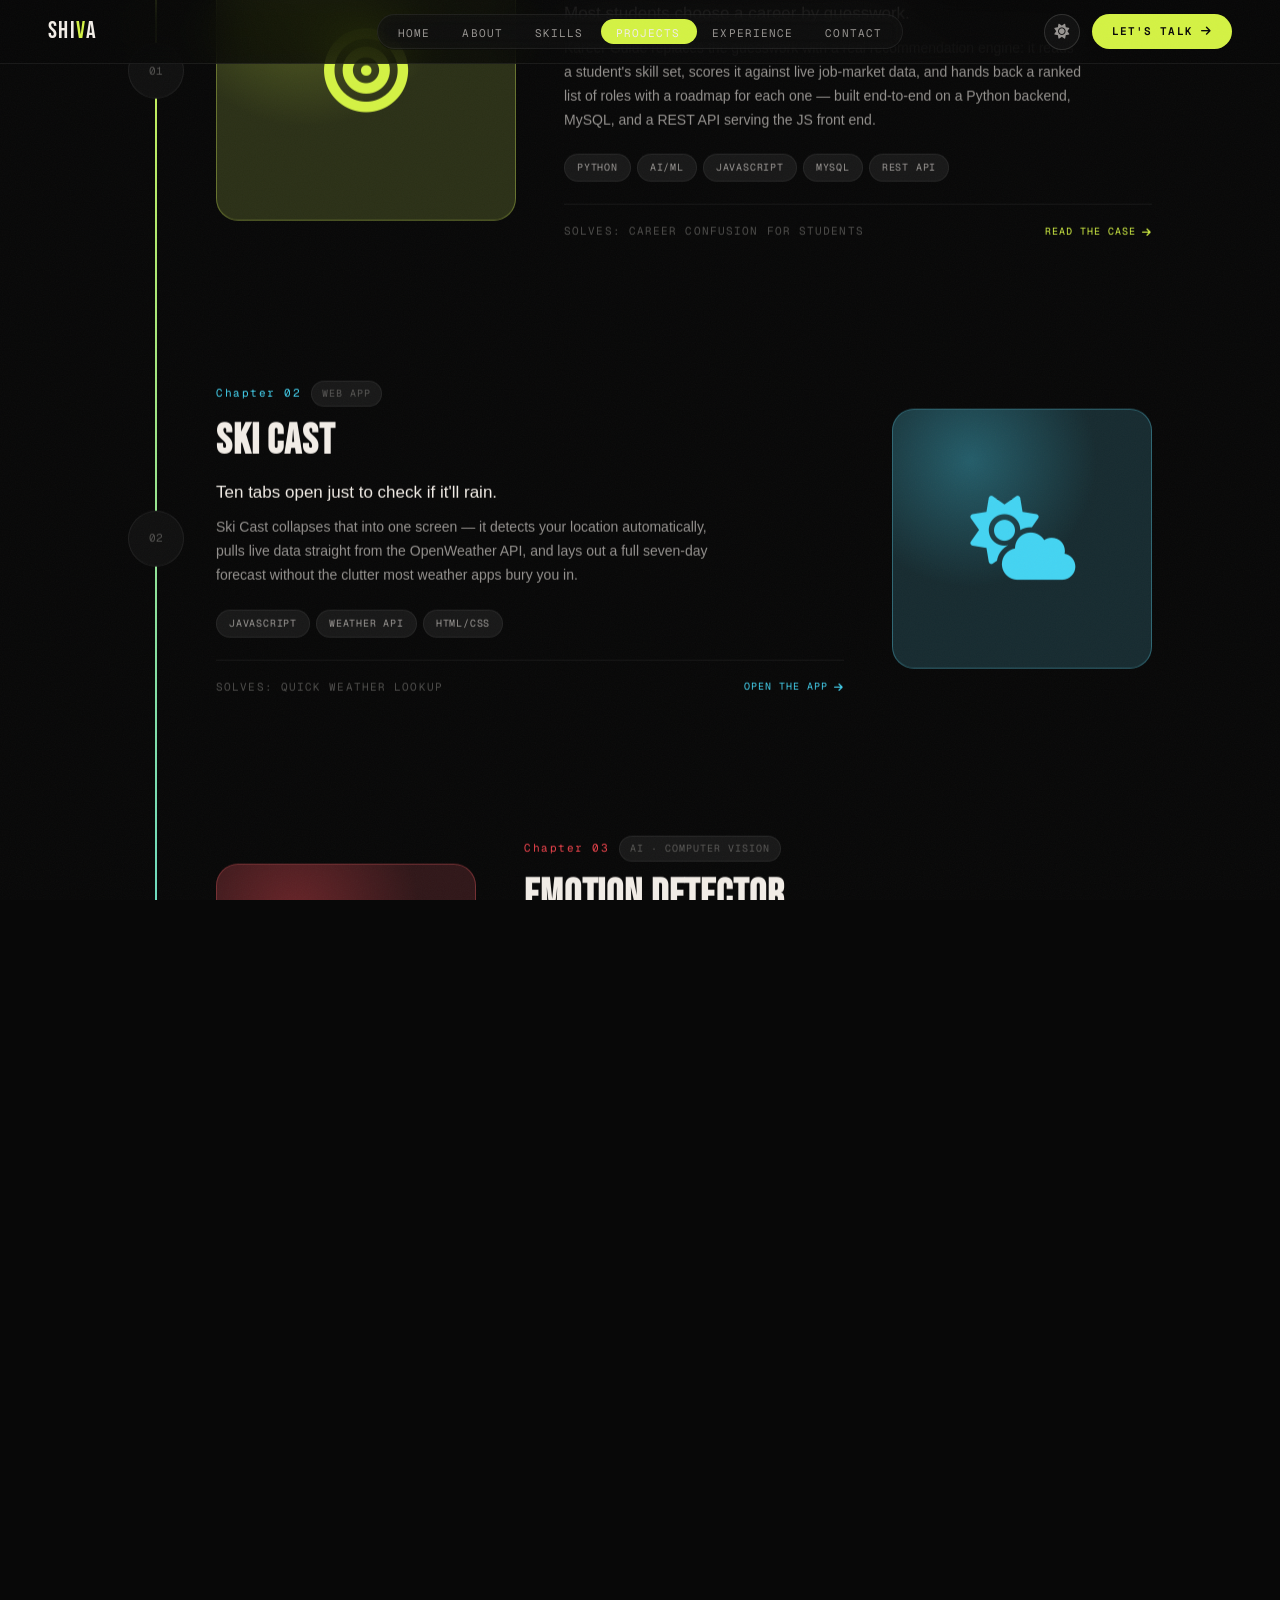
<file: projects.html>
<!DOCTYPE html>
<html lang="en" data-theme="dark">
<head>
  <meta charset="UTF-8"/>
  <meta name="viewport" content="width=device-width,initial-scale=1"/>
  <title>Projects — Shiva | Full Stack Developer & AI Portfolio</title>
  <meta name="description" content="Explore projects by Shiva — Kareer Guide, Kisan Sathi, Emotion Detector, and more spanning AI, Web Dev & Social Impact."/>
  
  <!-- Open Graph / SEO -->
  <meta property="og:title" content="Projects — Shiva | Full Stack Developer & AI Portfolio"/>
  <meta property="og:description" content="Explore projects by Shiva — Kareer Guide, Kisan Sathi, Emotion Detector, and more spanning AI, Web Dev & Social Impact."/>
  <meta property="og:type" content="website"/>
  <meta property="og:url" content="https://shiva-portfolio-project.vercel.app/projects"/>
  <meta property="og:image" content="https://shiva-portfolio-project.vercel.app/shivaportfolioimage.png"/>
  <meta name="twitter:card" content="summary_large_image"/>
  <meta name="twitter:title" content="Projects — Shiva | Full Stack Developer & AI Portfolio"/>
  <meta name="twitter:description" content="Explore projects by Shiva — Kareer Guide, Kisan Sathi, Emotion Detector, and more spanning AI, Web Dev & Social Impact."/>
  <meta name="twitter:image" content="https://shiva-portfolio-project.vercel.app/shivaportfolioimage.png"/>
  <link rel="canonical" href="https://shiva-portfolio-project.vercel.app/projects"/>
  <meta name="robots" content="index, follow"/>

  <link rel="icon" type="image/png" href="portfolioFavicon.png"/>
  <link rel="stylesheet" href="https://cdnjs.cloudflare.com/ajax/libs/font-awesome/6.5.1/css/all.min.css"/>
  <link rel="stylesheet" href="shared.css"/>
  <style>
    .page-hero {
      min-height: 52vh;
      display: flex; flex-direction: column; justify-content: flex-end;
      padding: 100px 0 60px;
      position: relative; overflow: hidden;
    }
    .page-hero-bg {
      position: absolute; inset: 0;
      background:
        radial-gradient(ellipse 70% 60% at 80% 50%, color-mix(in srgb, var(--accent) 7%, transparent), transparent 55%),
        radial-gradient(ellipse 50% 80% at 20% 40%, color-mix(in srgb, var(--accent2) 5%, transparent), transparent 55%);
    }
    .page-hero-content { position: relative; z-index: 1; }
    .hero-title-anim {
      overflow: hidden;
    }
    .hero-title-inner {
      animation: slide-up 1s var(--ease) 0.2s both;
    }
    @keyframes slide-up {
      from { transform: translateY(100%); opacity: 0; }
      to { transform: translateY(0); opacity: 1; }
    }

    /* ── SCROLL CUE ── */
    .story-scroll-cue {
      display: flex; align-items: center; gap: 10px;
      margin-top: 40px;
      font-family: var(--font-mono); font-size: 10px; letter-spacing: 0.14em; text-transform: uppercase;
      color: var(--fg3);
      animation: fade-in-up 1s var(--ease) 0.9s both; opacity: 0;
    }
    .story-scroll-cue i { animation: nudge 1.6s ease-in-out infinite; color: var(--accent); }
    @keyframes nudge { 0%,100%{transform:translateY(0)} 50%{transform:translateY(5px)} }

    /* ── STORY INDEX (filter / chapter jump) ── */
    .story-index {
      position: sticky; top: var(--nav-height, 88px); z-index: 5;
      display: flex; gap: 8px; flex-wrap: wrap; align-items: center;
      padding: 18px 0;
      margin-bottom: 72px;
      border-bottom: 1px solid var(--border);
      background: color-mix(in srgb, var(--bg) 88%, transparent);
      backdrop-filter: blur(6px);
    }
    .story-index-label {
      font-family: var(--font-mono); font-size: 10px; letter-spacing: 0.14em; text-transform: uppercase;
      color: var(--fg3); margin-right: 4px;
    }
    .index-pill {
      font-family: var(--font-mono);
      font-size: 10px; letter-spacing: 0.12em; text-transform: uppercase;
      padding: 9px 20px;
      border-radius: var(--r-full);
      border: 1px solid var(--border);
      color: var(--fg2);
      background: var(--bg2);
      transition: all var(--t-fast);
      cursor: none;
    }
    .index-pill:hover, .index-pill.active {
      background: var(--accent);
      border-color: var(--accent);
      color: var(--bg);
    }

    /* ── STORY BODY ── */
    .projects-body { padding: 60px 0 120px; }

    .story-wrap {
      display: grid;
      grid-template-columns: 56px 1fr;
      gap: 0 32px;
    }

    /* Rail */
    .story-rail { position: relative; }
    .story-rail-line {
      position: absolute; left: 27px; top: 0; bottom: 0; width: 2px;
      background: var(--border);
    }
    .story-rail-fill {
      position: absolute; left: 27px; top: 0; width: 2px; height: 0%;
      background: linear-gradient(var(--accent), var(--accent2));
      transition: height 0.2s linear;
    }
    .story-rail-nodes { position: relative; height: 100%; }
    .rail-node {
      position: absolute; left: 0; width: 56px; height: 56px;
      display: flex; align-items: center; justify-content: center;
      border-radius: 50%;
      background: var(--bg2); border: 1px solid var(--border);
      font-family: var(--font-mono); font-size: 11px; color: var(--fg3);
      transition: all var(--t-med);
      cursor: none;
      transform: translateY(-50%);
    }
    .rail-node.is-active {
      border-color: var(--node-color, var(--accent));
      color: var(--bg);
      background: var(--node-color, var(--accent));
      box-shadow: 0 0 0 6px color-mix(in srgb, var(--node-color, var(--accent)) 18%, transparent);
    }

    /* Chapters */
    .story-chapters { display: flex; flex-direction: column; gap: 140px; }

    .story-chapter {
      display: flex; gap: 48px; align-items: center;
      opacity: 0; transform: translateY(36px);
      transition: opacity 0.8s var(--ease), transform 0.8s var(--ease);
    }
    .story-chapter.is-active { opacity: 1; transform: none; }
    .story-chapter:nth-child(even) { flex-direction: row-reverse; }

    .chapter-scene {
      flex: 0 0 260px; height: 260px;
      border-radius: var(--r-lg);
      position: relative; overflow: hidden;
      display: flex; align-items: center; justify-content: center;
      background: color-mix(in srgb, var(--chap-color) 14%, var(--bg2));
      border: 1px solid color-mix(in srgb, var(--chap-color) 30%, var(--border));
    }
    .chapter-scene::before {
      content: ''; position: absolute; inset: 0;
      background: radial-gradient(ellipse 70% 70% at 30% 20%, color-mix(in srgb, var(--chap-color) 30%, transparent), transparent 70%);
    }
    .chapter-scene i {
      font-size: 84px; color: var(--chap-color);
      position: relative; z-index: 1;
      animation: scene-float 5s ease-in-out infinite;
    }
    .story-chapter.featured .chapter-scene { flex: 0 0 300px; height: 300px; }
    @keyframes scene-float { 0%,100%{ transform: translateY(0); } 50%{ transform: translateY(-10px); } }

    .chapter-content { flex: 1; min-width: 0; }
    .chapter-eyebrow { display: flex; align-items: center; gap: 10px; flex-wrap: wrap; margin-bottom: 14px; }
    .chapter-num { font-family: var(--font-mono); font-size: 11px; letter-spacing: 0.14em; color: var(--chap-color); }
    .chapter-tag {
      font-family: var(--font-mono); font-size: 10px; letter-spacing: 0.1em; text-transform: uppercase;
      color: var(--fg3); background: var(--bg3); border: 1px solid var(--border);
      padding: 4px 10px; border-radius: var(--r-full);
    }
    .chapter-featured-badge {
      font-family: var(--font-mono); font-size: 9px; letter-spacing: 0.14em; text-transform: uppercase;
      color: var(--bg); background: var(--accent); padding: 3px 10px; border-radius: var(--r-full);
      font-weight: 600;
    }

    .chapter-title {
      font-family: var(--font-display);
      font-size: clamp(28px, 3.4vw, 42px);
      letter-spacing: 0.02em; line-height: 1;
      margin-bottom: 16px;
    }
    .chapter-lead { font-size: 17px; color: var(--fg); font-weight: 500; margin-bottom: 10px; }
    .chapter-body { font-size: 14px; line-height: 1.7; color: var(--fg2); max-width: 520px; margin-bottom: 22px; }

    .chapter-stack { display: flex; flex-wrap: wrap; gap: 6px; margin-bottom: 22px; }

    .chapter-footer {
      display: flex; align-items: center; justify-content: space-between; flex-wrap: wrap; gap: 14px;
      padding-top: 18px; border-top: 1px solid var(--border);
    }
    .chapter-problem {
      font-size: 11px; font-family: var(--font-mono); text-transform: uppercase; letter-spacing: 0.1em;
      color: var(--fg3);
    }
    .chapter-cta {
      font-family: var(--font-mono); font-size: 10px; letter-spacing: 0.1em; text-transform: uppercase;
      color: var(--chap-color); display: flex; align-items: center; gap: 6px;
      transition: gap var(--t-fast); text-decoration: none; cursor: none;
    }
    .chapter-cta:hover { gap: 10px; }
    .chapter-status {
      font-family: var(--font-mono); font-size: 10px; letter-spacing: 0.1em; text-transform: uppercase;
      color: var(--fg3);
    }

    @media (max-width: 900px) {
      .story-wrap { grid-template-columns: 1fr; }
      .story-rail { display: none; }
      .story-chapter, .story-chapter:nth-child(even) { flex-direction: column; }
      .chapter-scene { flex: 0 0 auto; width: 100%; height: 180px; }
      .story-chapter.featured .chapter-scene { height: 200px; }
      .story-chapters { gap: 88px; }
      .story-index { position: static; }
    }

    @media (prefers-reduced-motion: reduce) {
      .chapter-scene i { animation: none; }
      .story-chapter { transition: opacity 0.3s linear; transform: none !important; }
      .story-rail-fill { transition: none; }
      .story-scroll-cue i { animation: none; }
    }
  </style>
<script type="application/ld+json">
{
  "@context": "https://schema.org",
  "@type": "Person",
  "name": "Shiva Siliveru",
  "givenName": "Shiva",
  "familyName": "Siliveru",
  "jobTitle": "Full Stack Developer & AI Enthusiast",
  "url": "https://shiva-portfolio-project.vercel.app/",
  "sameAs": ["https://github.com/shivasiliveru", "https://www.linkedin.com/in/siliveru-shiva/"],
  "knowsAbout": ["Web Development", "Artificial Intelligence", "Python", "JavaScript", "Machine Learning"]
}
</script>
<script type="application/ld+json">
{
  "@context": "https://schema.org",
  "@type": "ItemList",
  "name": "Projects by Shiva Siliveru",
  "description": "A showcase of meaningful projects built by Shiva — spanning AI, Web Development, and Social Impact.",
  "url": "https://shiva-portfolio-project.vercel.app/projects",
  "itemListElement": [
    { "@type": "ListItem", "position": 1, "name": "Kareer Guide", "url": "https://kareer-guide.vercel.app/" },
    { "@type": "ListItem", "position": 2, "name": "Emotion Detector", "url": "https://shiva-portfolio-project.vercel.app/projects" },
    { "@type": "ListItem", "position": 3, "name": "Kisan Sathi", "url": "https://kisansathi.vercel.app/" },
    { "@type": "ListItem", "position": 4, "name": "IVR System" }
  ]
}
</script>
</head>
<body data-page="projects">
  <div class="grain"></div>
  <div id="cursor"></div>
  <div id="cursor-trail"></div>
  <div id="progress-bar"></div>
  <div id="page-overlay"></div>

  <div id="loader">
    <div class="loader-name"><span>S</span><span>H</span><span>I</span><span>V</span><span>A</span></div>
    <div class="loader-bar-wrap"><div class="loader-bar"></div></div>
    <div class="loader-sub">Loading projects...</div>
  </div>

  <nav id="nav">
    <a href="/" class="nav-logo" data-transition>SHI<em>V</em>A</a>
    <div class="nav-center">
      <ul class="nav-links">
        <li><a href="/"              class="nav-link" data-transition>Home</a></li>
        <li><a href="about"          class="nav-link" data-transition>About</a></li>
        <li><a href="skills"         class="nav-link" data-transition>Skills</a></li>
        <li><a href="projects"       class="nav-link active">Projects</a></li>
        <li><a href="experience"     class="nav-link" data-transition>Experience</a></li>
        <li><a href="contact"        class="nav-link" data-transition>Contact</a></li>
        <li class="nav-cursor"></li>
      </ul>
    </div>
    <div class="nav-right">
      <button class="theme-btn"><i class="fa-solid fa-circle-half-stroke theme-icon"></i></button>
      <a href="contact" class="nav-cta" data-transition>Let's Talk <i class="fa-solid fa-arrow-right"></i></a>
      <button class="menu-btn"><span></span><span></span><span></span></button>
    </div>
  </nav>
  <div class="mobile-menu">
    <a href="/"              data-transition>Home</a>
    <a href="about"          data-transition>About</a>
    <a href="skills"         data-transition>Skills</a>
    <a href="projects">Projects</a>
    <a href="experience"     data-transition>Experience</a>
    <a href="contact"        data-transition>Contact</a>
    <a href="https://drive.google.com/file/d/1Of1FwjZ_WqTw26CGHJ4lIZG7Azq8mX9m/view?usp=sharing" target="_blank" class="mobile-resume">Resume ↗</a>
  </div>

  <div id="smooth-wrapper">
    <div id="smooth-content">

  <!-- HERO -->
  <section class="page-hero">
    <div class="page-hero-bg"></div>
    <div class="hero-svg-wrap">
      <svg viewBox="0 0 1278 2319" fill="none" xmlns="http://www.w3.org/2000/svg" preserveAspectRatio="xMidYMid meet">
        <path id="scrollPath" d="M876.605 394.131C788.982 335.917 696.198 358.139 691.836 416.303C685.453 501.424 853.722 498.43 941.95 409.714C1016.1 335.156 1008.64 186.907 906.167 142.846C807.014 100.212 712.699 198.494 789.049 245.127C889.053 306.207 986.062 116.979 840.548 43.3233C743.932 -5.58141 678.027 57.1682 672.279 112.188C666.53 167.208 712.538 172.943 736.353 163.088C760.167 153.234 764.14 120.924 746.651 93.3868C717.461 47.4252 638.894 77.8642 601.018 116.979C568.164 150.908 557 201.079 576.467 246.924C593.342 286.664 630.24 310.55 671.68 302.614C756.114 286.446 729.747 206.546 681.86 186.442C630.54 164.898 492 209.318 495.026 287.644C496.837 334.494 518.402 366.466 582.455 367.287C680.013 368.538 771.538 299.456 898.634 292.434C1007.02 286.446 1192.67 309.384 1242.36 382.258C1266.99 418.39 1273.65 443.108 1247.75 474.477C1217.32 511.33 1149.4 511.259 1096.84 466.093C1044.29 420.928 1029.14 380.576 1033.97 324.172C1038.31 273.428 1069.55 228.986 1117.2 216.384C1152.2 207.128 1188.29 213.629 1194.45 245.127C1201.49 281.062 1132.22 280.104 1100.44 272.673C1065.32 264.464 1044.22 234.837 1032.77 201.413C1019.29 162.061 1029.71 131.126 1056.44 100.965C1086.19 67.4032 1143.96 54.5526 1175.78 86.1513C1207.02 117.17 1186.81 143.379 1156.22 166.691C1112.57 199.959 1052.57 186.238 999.784 155.164C957.312 130.164 899.171 63.7054 931.284 26.3214C952.068 2.12513 996.288 3.87363 1007.22 43.58C1018.15 83.2749 1003.56 122.644 975.969 163.376C948.377 204.107 907.272 255.122 913.558 321.045C919.727 385.734 990.968 497.068 1063.84 503.35C1111.46 507.456 1166.79 511.984 1175.68 464.527C1191.52 379.956 1101.26 334.985 1030.29 377.017C971.109 412.064 956.297 483.647 953.797 561.655C947.587 755.413 1197.56 941.828 936.039 1140.66C745.771 1285.32 321.926 950.737 134.536 1202.19C-6.68295 1391.68 -53.4837 1655.38 131.935 1760.5C478.381 1956.91 1124.19 1515 1201.28 1997.83C1273.66 2451.23 100.805 1864.7 303.794 2668.89"/>
      </svg>
    </div>
    <div class="hero-bg-text" aria-hidden="true" data-parallax="0.05" data-parallax-x="-0.1" data-parallax-base="translate(-50%, -50%)" style="opacity:0.1">WORK</div>
    <div class="container page-hero-content">
      <div class="eyebrow" style="animation: fade-in-up 0.8s var(--ease) 0.1s both; opacity:0">Selected Work</div>
      <h1 class="display-title">
        <div class="hero-title-anim"><div class="hero-title-inner">Projects</div></div>
      </h1>
      <p class="body-text" style="max-width:500px;margin-top:20px;animation:fade-in-up 1s var(--ease) 0.5s both;opacity:0">
        Six chapters, six real problems solved — spanning AI, web development, and social impact.
      </p>
      <div class="story-scroll-cue"><span>Begin the story</span><i class="fa-solid fa-chevron-down"></i></div>
    </div>
  </section>
  <style>
    @keyframes fade-in-up {
      from{opacity:0;transform:translateY(16px)}
      to{opacity:1;transform:translateY(0)}
    }
  </style>

  <!-- PROJECTS BODY -->
  <section class="projects-body">
    <div class="container">

      <div class="story-index">
        <span class="story-index-label">Browse by</span>
        <button class="index-pill active" onclick="filterStory('all', this)">All Chapters</button>
        <button class="index-pill" onclick="filterStory('ai', this)">AI / ML</button>
        <button class="index-pill" onclick="filterStory('web', this)">Web Dev</button>
        <button class="index-pill" onclick="filterStory('fullstack', this)">Full Stack</button>
      </div>

      <div class="story-wrap">

        <div class="story-rail">
          <div class="story-rail-line"></div>
          <div class="story-rail-fill" id="railFill"></div>
          <div class="story-rail-nodes" id="railNodes"></div>
        </div>

        <div class="story-chapters" id="storyChapters">

          <!-- Chapter 01: Kareer Guide -->
          <article class="story-chapter featured" data-cat="ai fullstack" style="--chap-color: var(--accent)">
            <div class="chapter-scene"><i class="fa-solid fa-bullseye"></i></div>
            <div class="chapter-content">
              <div class="chapter-eyebrow">
                <span class="chapter-num">Chapter 01</span>
                <span class="chapter-tag">AI · Career Tech</span>
                <span class="chapter-featured-badge"><i class="fa-solid fa-star"></i> Featured</span>
              </div>
              <h2 class="chapter-title">Kareer Guide</h2>
              <p class="chapter-lead">Most students choose a career by guesswork.</p>
              <p class="chapter-body">Kareer Guide replaces the guesswork with a real recommendation engine: it reads a student's skill set, scores it against live job-market data, and hands back a ranked list of roles with a roadmap for each one — built end-to-end on a Python backend, MySQL, and a REST API serving the JS front end.</p>
              <div class="chapter-stack">
                <span class="chip">Python</span>
                <span class="chip">AI/ML</span>
                <span class="chip">JavaScript</span>
                <span class="chip">MySQL</span>
                <span class="chip">REST API</span>
              </div>
              <div class="chapter-footer">
                <span class="chapter-problem">Solves: Career confusion for students</span>
                <a href="https://kareer-guide.vercel.app/" target="_blank" class="chapter-cta">Read the case <i class="fa-solid fa-arrow-right"></i></a>
              </div>
            </div>
          </article>

          <!-- Chapter 02: Ski Cast -->
          <article class="story-chapter" data-cat="web" style="--chap-color: var(--accent2)">
            <div class="chapter-scene"><i class="fa-solid fa-cloud-sun"></i></div>
            <div class="chapter-content">
              <div class="chapter-eyebrow">
                <span class="chapter-num">Chapter 02</span>
                <span class="chapter-tag">Web App</span>
              </div>
              <h2 class="chapter-title">Ski Cast</h2>
              <p class="chapter-lead">Ten tabs open just to check if it'll rain.</p>
              <p class="chapter-body">Ski Cast collapses that into one screen — it detects your location automatically, pulls live data straight from the OpenWeather API, and lays out a full seven-day forecast without the clutter most weather apps bury you in.</p>
              <div class="chapter-stack">
                <span class="chip">JavaScript</span>
                <span class="chip">Weather API</span>
                <span class="chip">HTML/CSS</span>
              </div>
              <div class="chapter-footer">
                <span class="chapter-problem">Solves: Quick weather lookup</span>
                <a href="https://ski-cast.vercel.app/" target="_blank" class="chapter-cta">Open the app <i class="fa-solid fa-arrow-right"></i></a>
              </div>
            </div>
          </article>

          <!-- Chapter 03: Emotion Detector -->
          <article class="story-chapter" data-cat="ai" style="--chap-color: var(--accent3)">
            <div class="chapter-scene"><i class="fa-solid fa-face-surprise"></i></div>
            <div class="chapter-content">
              <div class="chapter-eyebrow">
                <span class="chapter-num">Chapter 03</span>
                <span class="chapter-tag">AI · Computer Vision</span>
              </div>
              <h2 class="chapter-title">Emotion Detector</h2>
              <p class="chapter-lead">A webcam can see more than a face.</p>
              <p class="chapter-body">Emotion Detector watches a live video feed and classifies seven emotional states in real time, pairing OpenCV's vision pipeline with a DeepFace recognition model — a deep dive into computer vision before plugging it into anything user-facing.</p>
              <div class="chapter-stack">
                <span class="chip">Python</span>
                <span class="chip">OpenCV</span>
                <span class="chip">DeepFace</span>
              </div>
              <div class="chapter-footer">
                <span class="chapter-problem">Solves: Human emotion analysis</span>
                <span class="chapter-status">Prototype — not yet deployed</span>
              </div>
            </div>
          </article>

          <!-- Chapter 04: Social Suite -->
          <article class="story-chapter" data-cat="web fullstack" style="--chap-color:#f472b6">
            <div class="chapter-scene"><i class="fa-solid fa-mobile-screen-button"></i></div>
            <div class="chapter-content">
              <div class="chapter-eyebrow">
                <span class="chapter-num">Chapter 04</span>
                <span class="chapter-tag">Full Stack · SaaS</span>
              </div>
              <h2 class="chapter-title">Social Suite</h2>
              <p class="chapter-lead">Five platforms, five logins, one missed post.</p>
              <p class="chapter-body">Social Suite pulls scheduling and publishing into a single dashboard, so a post written once goes out across every connected platform — a full-stack build on PHP and MySQL with a JavaScript front end.</p>
              <div class="chapter-stack">
                <span class="chip">JS</span>
                <span class="chip">PHP</span>
                <span class="chip">MySQL</span>
              </div>
              <div class="chapter-footer">
                <span class="chapter-problem">Solves: Multi-platform posting</span>
                <a href="https://socialsuite.vooho.in/" target="_blank" class="chapter-cta">Open the app <i class="fa-solid fa-arrow-right"></i></a>
              </div>
            </div>
          </article>

          <!-- Chapter 05: Kisan Sathi -->
          <article class="story-chapter" data-cat="ai fullstack" style="--chap-color:#4ade80">
            <div class="chapter-scene"><i class="fa-solid fa-wheat-awn"></i></div>
            <div class="chapter-content">
              <div class="chapter-eyebrow">
                <span class="chapter-num">Chapter 05</span>
                <span class="chapter-tag">AI · Social Impact</span>
              </div>
              <h2 class="chapter-title">Kisan Sathi</h2>
              <p class="chapter-lead">Most farming apps assume a smartphone and a data plan.</p>
              <p class="chapter-body">Kisan Sathi doesn't. It pairs AI-driven crop suggestions with IVR voice support, so a farmer without a smartphone can still call in and get an answer — built for rural India first, not retrofitted for it.</p>
              <div class="chapter-stack">
                <span class="chip">Python</span>
                <span class="chip">AI</span>
                <span class="chip">IVR</span>
              </div>
              <div class="chapter-footer">
                <span class="chapter-problem">Solves: Farming decisions</span>
                <a href="https://kisansathi.vercel.app/" target="_blank" class="chapter-cta">Open the app <i class="fa-solid fa-arrow-right"></i></a>
              </div>
            </div>
          </article>

          <!-- Chapter 06: IVR System -->
          <article class="story-chapter" data-cat="ai fullstack" style="--chap-color:#fbbf24">
            <div class="chapter-scene"><i class="fa-solid fa-phone-volume"></i></div>
            <div class="chapter-content">
              <div class="chapter-eyebrow">
                <span class="chapter-num">Chapter 06</span>
                <span class="chapter-tag">IVR · Voice AI</span>
              </div>
              <h2 class="chapter-title">IVR System</h2>
              <p class="chapter-lead">Sometimes the most accessible interface is a phone call.</p>
              <p class="chapter-body">This IVR system gives farmers crop advice and weather updates over an ordinary voice call — no app, no internet connection, no smartphone required — running on Python and Twilio.</p>
              <div class="chapter-stack">
                <span class="chip">Python</span>
                <span class="chip">IVR System</span>
                <span class="chip">Twilio</span>
              </div>
              <div class="chapter-footer">
                <span class="chapter-problem">Solves: Rural digital divide</span>
                <a href="tel:04041893915" class="chapter-cta">Call now <i class="fa-solid fa-phone"></i></a>
              </div>
            </div>
          </article>

        </div>
      </div>
    </div>
  </section>

  <footer id="footer">
    <div class="nav-logo">SHI<em style="color:var(--accent);font-style:normal">V</em>A</div>
    <div class="footer-copy">Built with <i class="fa-solid fa-heart" style="color:var(--accent);font-size:10px"></i> and passion by Shiva · © 2026</div>
    <nav class="footer-nav">
      <a href="experience" data-transition>Experience</a>
      <a href="about" data-transition>About</a>
      <a href="contact" data-transition>Contact</a>
    </nav>

  </footer>

  </div></div>

  <script src="shared.js"></script>
  <script src="cms-render.js"></script>
  <script>
  window.initStoryChapters = function(){
    if (window.__storyChaptersInit && !arguments.length) return;
    window.__storyChaptersInit = true;

    var reduceMotion = window.matchMedia && window.matchMedia('(prefers-reduced-motion: reduce)').matches;
    var chapters = Array.prototype.slice.call(document.querySelectorAll('.story-chapter'));
    var railNodes = document.getElementById('railNodes');
    var railFill = document.getElementById('railFill');
    var railEl = document.querySelector('.story-rail');

    // Position rail nodes against each chapter's vertical center
    function buildNodes(){
      if (!railNodes || !railEl) return;
      railNodes.innerHTML = '';
      var railTop = railEl.getBoundingClientRect().top + window.scrollY;
      chapters.forEach(function(ch, i){
        var rect = ch.getBoundingClientRect();
        var center = rect.top + window.scrollY + rect.height / 2 - railTop;
        var color = getComputedStyle(ch).getPropertyValue('--chap-color').trim();
        var node = document.createElement('button');
        node.type = 'button';
        node.className = 'rail-node';
        node.style.top = center + 'px';
        node.style.setProperty('--node-color', color);
        node.textContent = String(i + 1).padStart(2, '0');
        node.setAttribute('aria-label', 'Jump to chapter ' + (i + 1));
        node.addEventListener('click', function(){
          ch.scrollIntoView({ behavior: reduceMotion ? 'auto' : 'smooth', block: 'center' });
        });
        railNodes.appendChild(node);
        ch.__railNode = node;
      });
    }

    // Scroll-linked rail progress fill
    var ticking = false;
    function updateFill(){
      ticking = false;
      if (!railEl) return;
      var rect = railEl.getBoundingClientRect();
      var total = rect.height;
      if (total <= 0) return;
      var viewportRef = window.innerHeight * 0.5;
      var progressed = viewportRef - rect.top;
      var pct = Math.max(0, Math.min(1, progressed / total));
      if (railFill) railFill.style.height = (pct * 100) + '%';
    }
    function onScroll(){
      if (!ticking){
        ticking = true;
        requestAnimationFrame(updateFill);
      }
    }

    // Reveal + active chapter / node highlighting
    if ('IntersectionObserver' in window){
      var io = new IntersectionObserver(function(entries){
        entries.forEach(function(entry){
          entry.target.classList.toggle('is-active', entry.isIntersecting);
          if (entry.target.__railNode){
            entry.target.__railNode.classList.toggle('is-active', entry.isIntersecting);
          }
        });
      }, { threshold: 0.35 });
      chapters.forEach(function(ch){ io.observe(ch); });
    } else {
      chapters.forEach(function(ch){ ch.classList.add('is-active'); });
    }

    buildNodes();
    window.addEventListener('load', buildNodes);
    window.addEventListener('resize', buildNodes);
    window.addEventListener('scroll', onScroll, { passive: true });
    updateFill();

    // Story index (filter / jump)
    window.filterStory = function(cat, btn){
      document.querySelectorAll('.index-pill').forEach(function(b){ b.classList.remove('active'); });
      btn.classList.add('active');
      var firstMatch = null;
      chapters.forEach(function(ch){
        var cats = ch.dataset.cat || '';
        var show = cat === 'all' || cats.indexOf(cat) !== -1;
        ch.style.opacity = show ? '' : '0.18';
        ch.style.pointerEvents = show ? '' : 'none';
        ch.style.filter = show ? '' : 'saturate(0.3)';
        if (show && !firstMatch) firstMatch = ch;
      });
      if (cat !== 'all' && firstMatch){
        firstMatch.scrollIntoView({ behavior: reduceMotion ? 'auto' : 'smooth', block: 'center' });
      }
    };
  };
  initStoryChapters();
  </script>
</body>
</html>
</file>
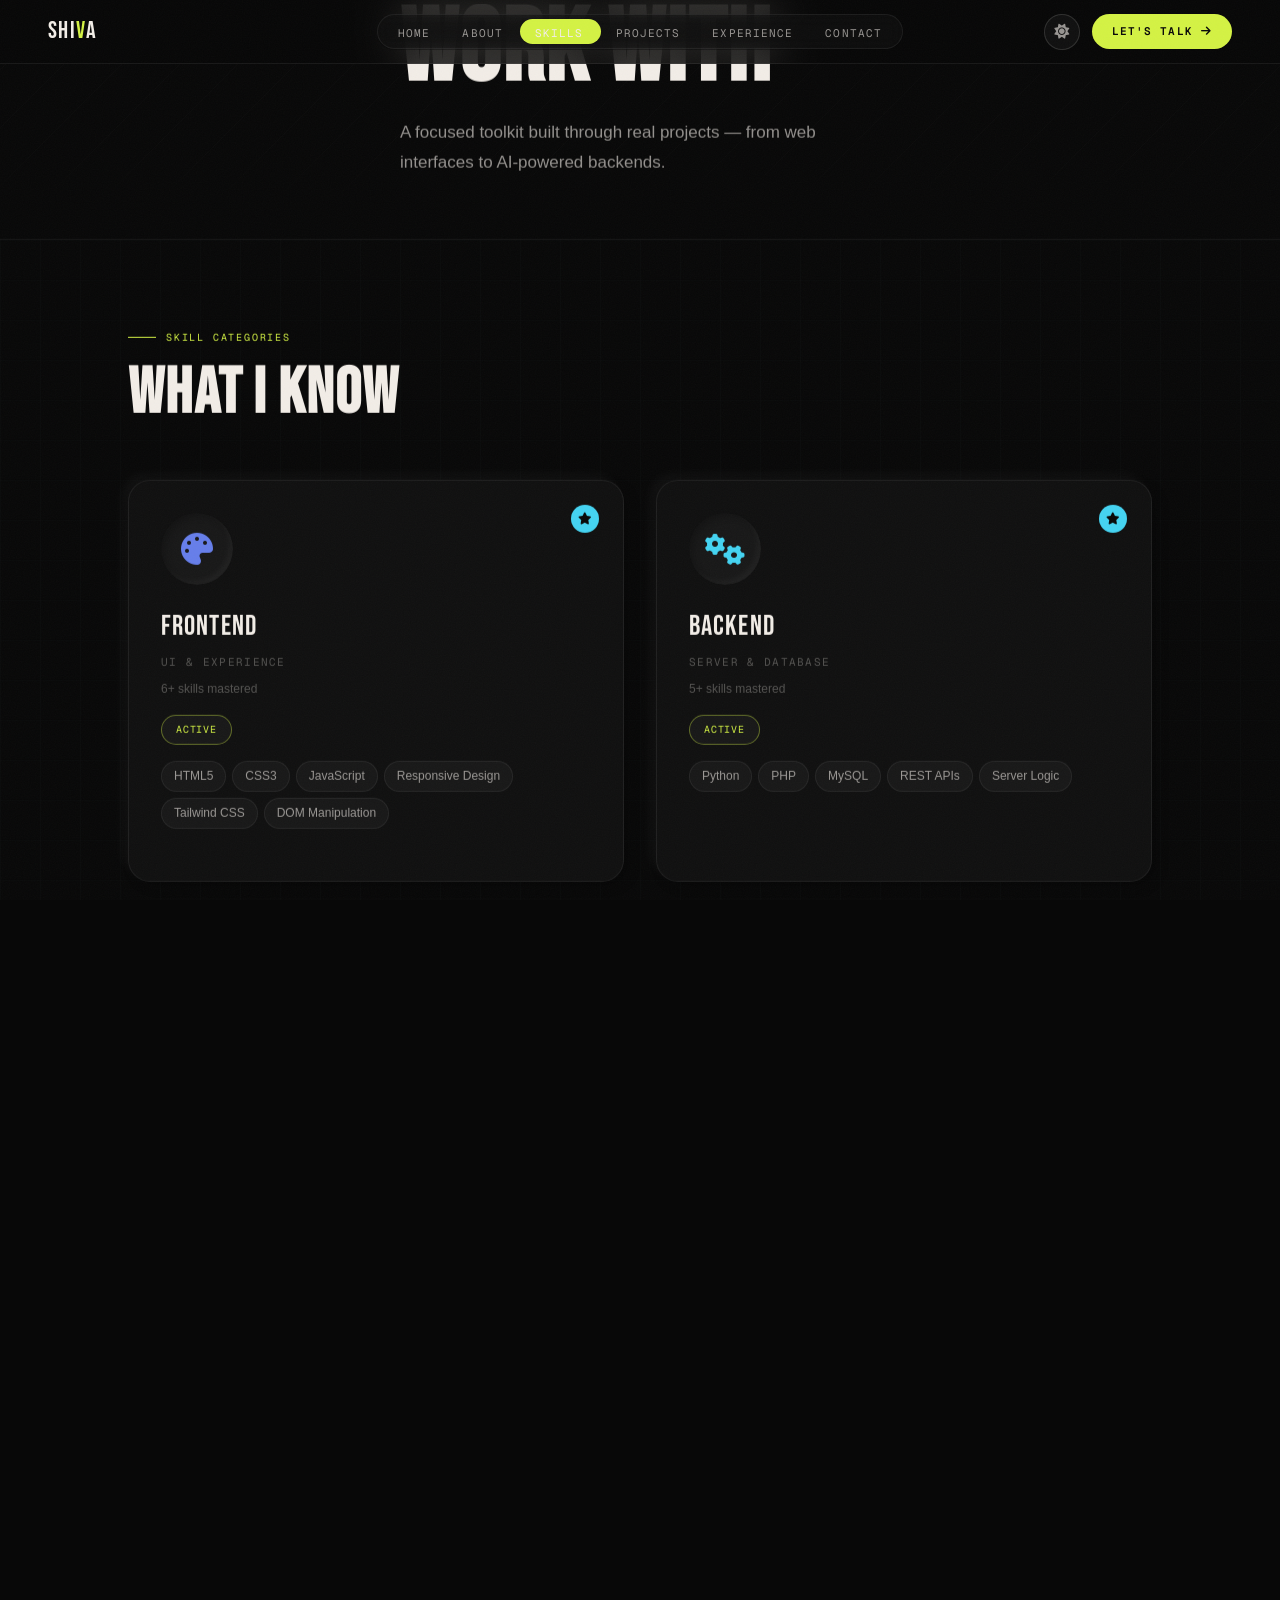
<file: skills.html>
<!DOCTYPE html>
<html lang="en" data-theme="dark">
<head>
  <meta charset="UTF-8"/>
  <meta name="viewport" content="width=device-width,initial-scale=1"/>
  <title>Skills & Expertise — Shiva | Full Stack Developer & AI Enthusiast</title>
  <meta name="description" content="Technical toolkit and expertise of Shiva — Web Development, AI/ML, Python, JavaScript, and more."/>
  <meta property="og:title" content="Skills & Expertise — Shiva | Full Stack Developer & AI Enthusiast"/>
  <meta property="og:description" content="Technical toolkit of Shiva — Web Development, AI/ML, Python, JavaScript, and more."/>
  <meta property="og:type" content="website"/>
  <meta property="og:url" content="https://shiva-portfolio-project.vercel.app/skills"/>
  <meta property="og:image" content="https://shiva-portfolio-project.vercel.app/shivaportfolioimage.png"/>
  <meta name="twitter:card" content="summary_large_image"/>
  <meta name="twitter:title" content="Skills & Expertise — Shiva | Full Stack Developer & AI Enthusiast"/>
  <meta name="twitter:description" content="Technical toolkit of Shiva — Web Development, AI/ML, Python, JavaScript, and more."/>
  <meta name="twitter:image" content="https://shiva-portfolio-project.vercel.app/shivaportfolioimage.png"/>
  <link rel="canonical" href="https://shiva-portfolio-project.vercel.app/skills"/>
  <meta name="robots" content="index, follow"/>
  <link rel="icon" type="image/png" href="portfolioFavicon.png"/>
  <link rel="stylesheet" href="https://cdnjs.cloudflare.com/ajax/libs/font-awesome/6.5.1/css/all.min.css"/>
  <link rel="stylesheet" href="shared.css"/>
  <style>
    .page-hero {
      min-height: 60vh;
      display: flex; flex-direction: column; justify-content: flex-end;
      padding: 100px 0 60px;
      position: relative; overflow: hidden;
    }
    .page-hero-bg {
      position: absolute; inset: 0;
      background-image: repeating-linear-gradient(
        -45deg,
        transparent, transparent 40px,
        var(--border) 40px, var(--border) 41px
      );
      opacity: 0.4;
      mask-image: linear-gradient(to bottom, transparent 0%, black 50%, black 80%, transparent 100%);
    }
    .page-hero-content { position: relative; z-index: 2; }
    .dt-line { display: block; overflow: hidden; }
    .dt-line span {
      display: block;
      animation: line-up 1s var(--ease) both;
    }
    .dt-line:nth-child(2) span { animation-delay: 0.12s; }
    @keyframes line-up {
      from { transform: translateY(110%); opacity: 0; }
      to   { transform: translateY(0);    opacity: 1; }
    }
    .hero-desc-anim {
      animation: fade-in-up 1s var(--ease) 0.5s both;
    }
    @keyframes fade-in-up {
      from { opacity: 0; transform: translateY(16px); }
      to { opacity: 1; transform: translateY(0); }
    }

    /* ── SVG SCROLL PATH ── */
    .hero-svg-wrap {
      position: absolute;
      inset: 0;
      z-index: 1;
      display: flex;
      align-items: center;
      justify-content: center;
      pointer-events: none;
      overflow: hidden;
    }
    .hero-svg-wrap svg {
      width: 100%;
      height: 120%;
      max-width: 900px;
      opacity: 0.3;
    }
    .hero-svg-wrap svg path {
      stroke: var(--accent);
      stroke-width: 3;
      fill: none;
      stroke-dasharray: 1;
      stroke-dashoffset: 1;
      transition: stroke-dashoffset 0.1s linear;
    }

    /* ── NEUMORPHIC SKILL CARDS ── */
    .skills-section {
      width: 100%;
      padding: 80px 0 100px;
      position: relative;
      overflow: hidden;
    }

    .skills-grid-bg {
      position: absolute;
      inset: 0;
      opacity: 0.06;
      pointer-events: none;
    }
    .skills-grid-bg div {
      position: absolute;
      inset: 0;
      background-image:
        linear-gradient(rgba(156,163,175,0.4) 1px, transparent 1px),
        linear-gradient(90deg, rgba(156,163,175,0.4) 1px, transparent 1px);
      background-size: 40px 40px;
      animation: gridMove 20s linear infinite;
    }
    @keyframes gridMove {
      0% { transform: translate(0, 0); }
      100% { transform: translate(40px, 40px); }
    }

    .skills-grid {
      display: grid;
      grid-template-columns: repeat(2, 1fr);
      gap: 32px;
      margin-top: 56px;
      position: relative;
      z-index: 1;
    }

    .skill-profile-card {
      position: relative;
      overflow: hidden;
      border-radius: var(--r-lg);
      padding: 32px;
      background: var(--bg2);
      box-shadow: 6px 6px 12px rgba(0,0,0,0.2), -6px -6px 12px rgba(255,255,255,0.04);
      transition: all 0.5s var(--ease);
      border: 1px solid var(--border);
    }
    .skill-profile-card:hover {
      transform: scale(1.02) translateY(-4px);
      border-color: var(--accent);
      box-shadow: 10px 10px 20px rgba(0,0,0,0.25), -10px -10px 20px rgba(255,255,255,0.06);
    }

    .spc-top {
      display: flex;
      align-items: flex-start;
      justify-content: space-between;
      margin-bottom: 20px;
    }

    .spc-avatar {
      width: 72px;
      height: 72px;
      border-radius: 50%;
      display: flex;
      align-items: center;
      justify-content: center;
      font-size: 32px;
      background: var(--bg3);
      box-shadow: inset 4px 4px 6px rgba(0,0,0,0.2), inset -4px -4px 6px rgba(255,255,255,0.04);
      transition: all 0.5s var(--ease);
      position: relative;
    }
    .skill-profile-card:hover .spc-avatar {
      transform: scale(1.1);
      box-shadow: inset 4px 4px 6px rgba(0,0,0,0.2), inset -4px -4px 6px rgba(255,255,255,0.04), 0 0 20px color-mix(in srgb, var(--accent) 30%, transparent);
    }

    .spc-status {
      position: relative;
    }
    .spc-status-dot {
      width: 14px;
      height: 14px;
      border-radius: 50%;
      border: 2px solid var(--bg2);
      transition: all 0.3s var(--ease);
    }
    .spc-status.active .spc-status-dot {
      background: var(--accent);
    }
    .spc-status.active .spc-status-ping {
      position: absolute;
      inset: 0;
      width: 14px;
      height: 14px;
      border-radius: 50%;
      background: var(--accent);
      animation: ping 2s ease infinite;
      opacity: 0.3;
    }
    @keyframes ping {
      0% { transform: scale(1); opacity: 0.3; }
      70% { transform: scale(2); opacity: 0; }
      100% { transform: scale(1); opacity: 0; }
    }
    .skill-profile-card:hover .spc-status-dot {
      transform: scale(1.25);
      box-shadow: 0 0 20px color-mix(in srgb, var(--accent) 50%, transparent);
    }

    .spc-badge {
      position: absolute;
      top: 24px;
      right: 24px;
      width: 28px;
      height: 28px;
      border-radius: 50%;
      background: var(--accent2);
      display: flex;
      align-items: center;
      justify-content: center;
      font-size: 12px;
      color: var(--bg);
      transition: all 0.3s var(--ease);
    }
    .skill-profile-card:hover .spc-badge {
      transform: scale(1.1) rotate(12deg);
      box-shadow: 0 0 15px color-mix(in srgb, var(--accent2) 50%, transparent);
    }

    .spc-name {
      font-family: var(--font-display);
      font-size: 28px;
      letter-spacing: 0.04em;
      color: var(--fg);
      margin-bottom: 4px;
      transition: color 0.3s var(--ease);
    }
    .skill-profile-card:hover .spc-name {
      color: var(--accent);
    }

    .spc-role {
      font-family: var(--font-mono);
      font-size: 11px;
      letter-spacing: 0.12em;
      text-transform: uppercase;
      color: var(--fg3);
      margin-bottom: 8px;
    }
    .spc-followers {
      font-size: 12px;
      color: var(--fg3);
      transition: color 0.3s var(--ease);
    }
    .skill-profile-card:hover .spc-followers {
      color: var(--accent2);
    }

    .spc-tags {
      display: flex;
      gap: 8px;
      flex-wrap: wrap;
      margin: 16px 0;
    }
    .spc-tag {
      border-radius: var(--r-full);
      background: var(--bg3);
      border: 1px solid var(--border);
      padding: 6px 14px;
      font-family: var(--font-mono);
      font-size: 10px;
      letter-spacing: 0.08em;
      text-transform: uppercase;
      color: var(--fg2);
      transition: all 0.3s var(--ease);
    }
    .spc-tag.highlight {
      color: var(--accent);
      border-color: color-mix(in srgb, var(--accent) 40%, transparent);
    }
    .skill-profile-card:hover .spc-tag.highlight {
      background: color-mix(in srgb, var(--accent) 10%, transparent);
      box-shadow: 0 0 10px color-mix(in srgb, var(--accent) 20%, transparent);
    }

    .spc-skills {
      display: flex;
      flex-wrap: wrap;
      gap: 6px;
      margin-bottom: 20px;
    }
    .spc-skill {
      background: var(--bg3);
      border: 1px solid var(--border);
      padding: 5px 12px;
      border-radius: var(--r-full);
      font-size: 12px;
      color: var(--fg2);
      transition: all 0.3s var(--ease);
    }
    .spc-skill:hover {
      border-color: var(--accent);
      color: var(--accent);
      background: color-mix(in srgb, var(--accent) 8%, transparent);
      transform: scale(1.05);
    }

    .spc-glow {
      position: absolute;
      inset: 0;
      border-radius: var(--r-lg);
      border: 1.5px solid var(--accent);
      opacity: 0;
      transition: opacity 0.5s var(--ease);
      pointer-events: none;
    }
    .skill-profile-card:hover .spc-glow {
      opacity: 1;
    }

    @media(max-width:900px){
      .skills-grid { grid-template-columns: 1fr; gap: 24px; }
      .skill-profile-card { padding: 24px; }
      .spc-name { font-size: 22px; }
      .spc-avatar { width: 56px; height: 56px; font-size: 24px; }
    }
    @media(max-width:480px){
      .skills-grid { gap: 16px; margin-top: 32px; }
      .skill-profile-card { padding: 20px; }
      .spc-name { font-size: 20px; }
      .spc-avatar { width: 48px; height: 48px; font-size: 20px; }
      .spc-skills { gap: 4px; }
      .spc-skill { font-size: 10px; padding: 4px 8px; }
    }
  </style>
<script type="application/ld+json">
{
  "@context": "https://schema.org",
  "@type": "Person",
  "name": "Shiva Siliveru",
  "givenName": "Shiva",
  "familyName": "Siliveru",
  "jobTitle": "Full Stack Developer & AI Enthusiast",
  "url": "https://shiva-portfolio-project.vercel.app/",
  "sameAs": ["https://github.com/shivasiliveru", "https://www.linkedin.com/in/siliveru-shiva/"],
  "knowsAbout": ["Web Development", "Artificial Intelligence", "Python", "JavaScript", "Machine Learning"]
}
</script>
</head>
<body data-page="skills">
  <div class="grain"></div>
  <div id="cursor"></div>
  <div id="cursor-trail"></div>
  <div id="progress-bar"></div>
  <div id="page-overlay"></div>

  <div id="loader">
    <div class="loader-name"><span>S</span><span>H</span><span>I</span><span>V</span><span>A</span></div>
    <div class="loader-bar-wrap"><div class="loader-bar"></div></div>
    <div class="loader-sub">Loading skills...</div>
  </div>

  <nav id="nav">
    <a href="/" class="nav-logo" data-transition>SHI<em>V</em>A</a>
    <div class="nav-center">
      <ul class="nav-links">
        <li><a href="/"              class="nav-link" data-transition>Home</a></li>
        <li><a href="about"          class="nav-link" data-transition>About</a></li>
        <li><a href="skills"         class="nav-link active">Skills</a></li>
        <li><a href="projects"       class="nav-link" data-transition>Projects</a></li>
        <li><a href="experience"     class="nav-link" data-transition>Experience</a></li>
        <li><a href="contact"        class="nav-link" data-transition>Contact</a></li>
        <li class="nav-cursor"></li>
      </ul>
    </div>
    <div class="nav-right">
      <button class="theme-btn"><i class="fa-solid fa-circle-half-stroke theme-icon"></i></button>
      <a href="contact" class="nav-cta" data-transition>Let's Talk <i class="fa-solid fa-arrow-right"></i></a>
      <button class="menu-btn"><span></span><span></span><span></span></button>
    </div>
  </nav>
  <div class="mobile-menu">
    <a href="/"              data-transition>Home</a>
    <a href="about"          data-transition>About</a>
    <a href="skills">Skills</a>
    <a href="projects"       data-transition>Projects</a>
    <a href="experience"     data-transition>Experience</a>
    <a href="contact"        data-transition>Contact</a>
    <a href="https://drive.google.com/file/d/1Of1FwjZ_WqTw26CGHJ4lIZG7Azq8mX9m/view?usp=sharing" target="_blank" class="mobile-resume">Resume ↗</a>
  </div>

  <div id="smooth-wrapper">
    <div id="smooth-content">

  <!-- HERO -->
  <section class="page-hero">
    <div class="page-hero-bg"></div>
    <div class="hero-bg-text" aria-hidden="true" data-parallax="0.05" data-parallax-x="-0.12" data-parallax-base="translate(-50%, -50%)" style="opacity:0.1">SKILLS</div>

    <!-- SVG Scroll Path -->
    <div class="hero-svg-wrap">
      <svg viewBox="0 0 1278 2319" fill="none" xmlns="http://www.w3.org/2000/svg" preserveAspectRatio="xMidYMid meet">
        <path id="scrollPath" d="M876.605 394.131C788.982 335.917 696.198 358.139 691.836 416.303C685.453 501.424 853.722 498.43 941.95 409.714C1016.1 335.156 1008.64 186.907 906.167 142.846C807.014 100.212 712.699 198.494 789.049 245.127C889.053 306.207 986.062 116.979 840.548 43.3233C743.932 -5.58141 678.027 57.1682 672.279 112.188C666.53 167.208 712.538 172.943 736.353 163.088C760.167 153.234 764.14 120.924 746.651 93.3868C717.461 47.4252 638.894 77.8642 601.018 116.979C568.164 150.908 557 201.079 576.467 246.924C593.342 286.664 630.24 310.55 671.68 302.614C756.114 286.446 729.747 206.546 681.86 186.442C630.54 164.898 492 209.318 495.026 287.644C496.837 334.494 518.402 366.466 582.455 367.287C680.013 368.538 771.538 299.456 898.634 292.434C1007.02 286.446 1192.67 309.384 1242.36 382.258C1266.99 418.39 1273.65 443.108 1247.75 474.477C1217.32 511.33 1149.4 511.259 1096.84 466.093C1044.29 420.928 1029.14 380.576 1033.97 324.172C1038.31 273.428 1069.55 228.986 1117.2 216.384C1152.2 207.128 1188.29 213.629 1194.45 245.127C1201.49 281.062 1132.22 280.104 1100.44 272.673C1065.32 264.464 1044.22 234.837 1032.77 201.413C1019.29 162.061 1029.71 131.126 1056.44 100.965C1086.19 67.4032 1143.96 54.5526 1175.78 86.1513C1207.02 117.17 1186.81 143.379 1156.22 166.691C1112.57 199.959 1052.57 186.238 999.784 155.164C957.312 130.164 899.171 63.7054 931.284 26.3214C952.068 2.12513 996.288 3.87363 1007.22 43.58C1018.15 83.2749 1003.56 122.644 975.969 163.376C948.377 204.107 907.272 255.122 913.558 321.045C919.727 385.734 990.968 497.068 1063.84 503.35C1111.46 507.456 1166.79 511.984 1175.68 464.527C1191.52 379.956 1101.26 334.985 1030.29 377.017C971.109 412.064 956.297 483.647 953.797 561.655C947.587 755.413 1197.56 941.828 936.039 1140.66C745.771 1285.32 321.926 950.737 134.536 1202.19C-6.68295 1391.68 -53.4837 1655.38 131.935 1760.5C478.381 1956.91 1124.19 1515 1201.28 1997.83C1273.66 2451.23 100.805 1864.7 303.794 2668.89"/>
      </svg>
    </div>

    <div class="container page-hero-content">
      <div class="eyebrow">Technical Skills</div>
      <h1 class="display-title">
        <div class="dt-line"><span>What I</span></div>
        <div class="dt-line"><span>Work With</span></div>
      </h1>
      <p class="body-text hero-desc-anim" style="max-width:480px;margin-top:20px">
        A focused toolkit built through real projects — from web interfaces to AI-powered backends.
      </p>
    </div>
  </section>

  <div class="hr"></div>

  <!-- NEUMORPHIC SKILL CARDS -->
  <section class="skills-section">
    <div class="skills-grid-bg"><div></div></div>
    <div class="container">
      <div data-reveal="up">
        <div class="eyebrow">Skill Categories</div>
        <h2 class="heading">What I Know</h2>
      </div>

      <div class="skills-grid">
        <!-- Frontend -->
        <div class="skill-profile-card" data-reveal="scale" data-reveal-delay="1">
          <div class="spc-glow"></div>
          <div class="spc-top">
            <div class="spc-avatar" style="color:var(--accent)"><i class="fa-solid fa-palette"></i></div>
            <div class="spc-status active">
              <div class="spc-status-ping"></div>
              <div class="spc-status-dot"></div>
            </div>
          </div>
          <div class="spc-badge"><i class="fa-solid fa-star"></i></div>
          <div class="spc-name">Frontend</div>
          <div class="spc-role">UI & Experience</div>
          <div class="spc-followers">8+ skills mastered</div>
          <div class="spc-tags">
            <span class="spc-tag highlight">Premium</span>
          </div>
          <div class="spc-skills">
            <span class="spc-skill">HTML5</span>
            <span class="spc-skill">CSS3</span>
            <span class="spc-skill">JavaScript</span>
            <span class="spc-skill">Responsive Design</span>
            <span class="spc-skill">Tailwind CSS</span>
            <span class="spc-skill">DOM Manipulation</span>
          </div>
          </div>

        <!-- Backend -->
        <div class="skill-profile-card" data-reveal="scale" data-reveal-delay="2">
          <div class="spc-glow"></div>
          <div class="spc-top">
            <div class="spc-avatar" style="color:var(--accent2)"><i class="fa-solid fa-gears"></i></div>
            <div class="spc-status active">
              <div class="spc-status-ping"></div>
              <div class="spc-status-dot"></div>
            </div>
          </div>
          <div class="spc-badge"><i class="fa-solid fa-star"></i></div>
          <div class="spc-name">Backend</div>
          <div class="spc-role">Server & Database</div>
          <div class="spc-followers">5+ skills mastered</div>
          <div class="spc-tags">
            <span class="spc-tag highlight">Pro</span>
          </div>
          <div class="spc-skills">
            <span class="spc-skill">Python</span>
            <span class="spc-skill">PHP</span>
            <span class="spc-skill">MySQL</span>
            <span class="spc-skill">REST APIs</span>
            <span class="spc-skill">Server Logic</span>
          </div>
          </div>

        <!-- AI & ML -->
        <div class="skill-profile-card" data-reveal="scale" data-reveal-delay="3">
          <div class="spc-glow"></div>
          <div class="spc-top">
            <div class="spc-avatar" style="color:var(--accent3)"><i class="fa-solid fa-robot"></i></div>
            <div class="spc-status active">
              <div class="spc-status-ping"></div>
              <div class="spc-status-dot"></div>
            </div>
          </div>
          <div class="spc-badge"><i class="fa-solid fa-star"></i></div>
          <div class="spc-name">AI &amp; ML</div>
          <div class="spc-role">Intelligence & Vision</div>
          <div class="spc-followers">5+ skills mastered</div>
          <div class="spc-tags">
            <span class="spc-tag highlight">Advanced</span>
          </div>
          <div class="spc-skills">
            <span class="spc-skill">OpenCV</span>
            <span class="spc-skill">DeepFace</span>
            <span class="spc-skill">Basic ML Models</span>
            <span class="spc-skill">AI Integration</span>
            <span class="spc-skill">Web Scraping</span>
          </div>
          </div>

        <!-- Tools & DevOps -->
        <div class="skill-profile-card" data-reveal="scale" data-reveal-delay="4">
          <div class="spc-glow"></div>
          <div class="spc-top">
            <div class="spc-avatar" style="color:#4ade80"><i class="fa-solid fa-tools"></i></div>
            <div class="spc-status active">
              <div class="spc-status-ping"></div>
              <div class="spc-status-dot"></div>
            </div>
          </div>
          <div class="spc-badge"><i class="fa-solid fa-star"></i></div>
          <div class="spc-name">Tools &amp; DevOps</div>
          <div class="spc-role">Workflow & Automation</div>
          <div class="spc-followers">5+ skills mastered</div>
          <div class="spc-tags">
            <span class="spc-tag highlight">Essential</span>
          </div>
          <div class="spc-skills">
            <span class="spc-skill">Git & GitHub</span>
            <span class="spc-skill">VS Code</span>
            <span class="spc-skill">XAMPP</span>
            <span class="spc-skill">Postman</span>
            <span class="spc-skill">API Testing</span>
          </div>
          </div>
      </div>
    </div>
  </section>

  <footer id="footer">
    <div class="nav-logo">SHI<em style="color:var(--accent);font-style:normal">V</em>A</div>
    <div class="footer-copy">Built with <i class="fa-solid fa-heart" style="color:var(--accent);font-size:10px"></i> and passion by Shiva · © 2026</div>
    <nav class="footer-nav">
      <a href="projects" data-transition>Projects</a>
      <a href="experience" data-transition>Experience</a>
      <a href="contact" data-transition>Contact</a>
    </nav>
  </footer>

  </div></div>

  <script src="shared.js"></script>
  <script src="cms-render.js"></script>
</body>
</html>
</file>
<file: shared.css>
/* ================================================
   SHARED DESIGN SYSTEM — SHIVA PORTFOLIO
   Aesthetic: Dark Brutalist Editorial + Light Zen
================================================ */

@import url('https://fonts.googleapis.com/css2?family=Bebas+Neue&family=Instrument+Serif:ital@0;1&family=Geist+Mono:wght@300;400;500;600&family=Cabinet+Grotesk:wght@400;500;700;800;900&display=swap');

/* ── RESET ── */
*, *::before, *::after { box-sizing: border-box; margin: 0; padding: 0; }
html { scroll-behavior: smooth; font-size: 16px; }
img { display: block; max-width: 100%; }
a { text-decoration: none; color: inherit; }
button { border: none; background: none; font: inherit; cursor: none; }
ul { list-style: none; }

/* ── THEME VARIABLES ── */
:root {
  /* Dark mode (default) */
  --bg:       #080808;
  --bg2:      #101010;
  --bg3:      #181818;
  --bg4:      #1f1f1f;
  --fg:       #f2ede7;
  --fg2:      rgba(242,237,231,0.6);
  --fg3:      rgba(242,237,231,0.3);
  --accent:   #d4f244;
  --accent2:  #44d4f2;
  --accent3:  #f2444d;
  --border:   rgba(242,237,231,0.07);
  --border2:  rgba(242,237,231,0.14);
  --shadow:   0 0 0 1px var(--border);
  --radius:   14px;
  --r-lg:     22px;
  --r-full:   999px;

  /* Fonts */
  --font-display: 'Bebas Neue', sans-serif;
  --font-serif:   'Instrument Serif', serif;
  --font-mono:    'Geist Mono', monospace;
  --font-body:    'Cabinet Grotesk', sans-serif;

  /* Transitions */
  --ease:     cubic-bezier(0.16, 1, 0.3, 1);
  --t-fast:   0.18s;
  --t-med:    0.35s;
  --t-slow:   0.6s;
}

[data-theme="light"] {
  --bg:       #f7f4ef;
  --bg2:      #efebe4;
  --bg3:      #e8e3da;
  --bg4:      #dfd9ce;
  --fg:       #1a1714;
  --fg2:      rgba(26,23,20,0.55);
  --fg3:      rgba(26,23,20,0.25);
  --accent:   #1a6b00;
  --accent2:  #005f8a;
  --accent3:  #c0000a;
  --border:   rgba(26,23,20,0.1);
  --border2:  rgba(26,23,20,0.2);
}

/* ── BODY ── */
body {
  background: var(--bg);
  color: var(--fg);
  font-family: var(--font-body);
  line-height: 1.6;
  overflow-x: hidden;
  cursor: none;
  transition: background var(--t-slow) var(--ease), color var(--t-slow) var(--ease);
}

html {
  overflow-x: hidden;
}

/* ── SMOOTH SCROLL (MOMENTUM) ── */
.is-smooth-scroll body {
  overflow: hidden;
}
.is-smooth-scroll #smooth-wrapper {
  position: fixed;
  top: 0;
  left: 0;
  width: 100%;
  height: 100vh;
  overflow: hidden;
  z-index: 1;
}
.is-smooth-scroll #smooth-content {
  width: 100%;
  will-change: transform;
}

::selection { background: var(--accent); color: var(--bg); }

/* ── SCROLLBAR ── */
::-webkit-scrollbar { width: 3px; }
::-webkit-scrollbar-track { background: var(--bg); }
::-webkit-scrollbar-thumb { background: var(--accent); border-radius: 2px; }

/* ── GRAIN OVERLAY ── */
.grain {
  position: fixed; inset: 0; z-index: 9990;
  pointer-events: none;
  opacity: 0.032;
  background-image: url("data:image/svg+xml,%3Csvg xmlns='http://www.w3.org/2000/svg' width='300' height='300'%3E%3Cfilter id='n'%3E%3CfeTurbulence type='fractalNoise' baseFrequency='0.85' numOctaves='4' stitchTiles='stitch'/%3E%3C/filter%3E%3Crect width='300' height='300' filter='url(%23n)'/%3E%3C/svg%3E");
  background-repeat: repeat;
  animation: grain-shift 0.5s steps(1) infinite;
}
[data-theme="light"] .grain { opacity: 0.018; }
@keyframes grain-shift {
  0%{background-position:0 0} 10%{background-position:-50px -80px}
  20%{background-position:-100px 40px} 30%{background-position:50px -30px}
  40%{background-position:-30px 70px} 50%{background-position:80px -60px}
  60%{background-position:-70px 20px} 70%{background-position:30px 90px}
  80%{background-position:-90px -50px} 90%{background-position:60px 30px}
  100%{background-position:0 0}
}

/* ── CUSTOM CURSOR ── */
#cursor {
  width: 10px; height: 10px;
  background: var(--accent);
  border-radius: 50%;
  position: fixed; z-index: 9999;
  pointer-events: none;
  transform: translate(-50%,-50%);
  transition: width var(--t-fast), height var(--t-fast), opacity var(--t-fast), background var(--t-fast);
  mix-blend-mode: difference;
}
#cursor-trail {
  width: 32px; height: 32px;
  border: 1.5px solid color-mix(in srgb, var(--accent) 50%, transparent);
  border-radius: 50%;
  position: fixed; z-index: 9998;
  pointer-events: none;
  transform: translate(-50%,-50%);
  transition: border-color var(--t-slow);
}
body.cursor-hover #cursor { width: 24px; height: 24px; opacity: 0.6; }

/* ── LOADER ── */
#loader {
  position: fixed; inset: 0;
  z-index: 10000;
  background: var(--bg);
  display: flex; flex-direction: column;
  align-items: center; justify-content: center;
  gap: 28px;
  transition: none;
}
#loader.hide {
  pointer-events: none;
  animation: loader-exit 0.9s var(--ease) forwards;
}
@keyframes loader-exit {
  0%   { clip-path: inset(0 0 0 0); }
  100% { clip-path: inset(0 0 100% 0); }
}

/* ── CINEMATIC VIDEO INTRO ── */
#intro-overlay {
  position: fixed; inset: 0;
  z-index: 11000;
  background: #000;
  display: flex; align-items: center; justify-content: center;
  overflow: hidden;
  transition: opacity 1s var(--ease);
}
#intro-overlay.hide {
  pointer-events: none;
  animation: intro-zoom-exit 1.2s cubic-bezier(0.85, 0, 0.15, 1) forwards;
}
@keyframes intro-zoom-exit {
  0%   { transform: scale(1); opacity: 1; }
  100% { transform: scale(1.1); opacity: 0; visibility: hidden; }
}

#intro-video {
  width: 100vw; height: 100vh;
  object-fit: cover;
}

.skip-btn {
  position: absolute;
  bottom: 40px; right: 40px;
  z-index: 11001;
  background: rgba(255, 255, 255, 0.05);
  backdrop-filter: blur(10px);
  -webkit-backdrop-filter: blur(10px);
  border: 1.5px solid rgba(255, 255, 255, 0.1);
  color: #fff;
  padding: 10px 20px;
  border-radius: var(--r-full);
  font-family: var(--font-mono);
  font-size: 11px;
  letter-spacing: 0.15em;
  text-transform: uppercase;
  cursor: none;
  display: flex; align-items: center; gap: 8px;
  transition: all var(--t-fast);
  opacity: 0;
  animation: fade-in 1s ease 2s forwards;
}
.skip-btn:hover {
  background: rgba(255, 255, 255, 0.15);
  border-color: var(--accent);
  color: var(--accent);
  transform: translateY(-2px);
}

.loader-name {
  font-family: var(--font-display);
  font-size: clamp(56px, 12vw, 120px);
  letter-spacing: 0.08em;
  color: var(--fg);
  overflow: hidden;
}
.loader-name span {
  display: inline-block;
  color: var(--accent);
  animation: loader-char 0.6s var(--ease) both;
}
.loader-name span:nth-child(1){animation-delay:0.05s}
.loader-name span:nth-child(2){animation-delay:0.10s}
.loader-name span:nth-child(3){animation-delay:0.15s}
.loader-name span:nth-child(4){animation-delay:0.20s}
.loader-name span:nth-child(5){animation-delay:0.25s}
@keyframes loader-char {
  from { opacity:0; transform:translateY(60px) skewY(8deg); }
  to   { opacity:1; transform:translateY(0)    skewY(0deg); }
}

.loader-bar-wrap {
  width: 180px; height: 2px;
  background: var(--border2);
  border-radius: 2px;
  overflow: hidden;
}
.loader-bar {
  height: 100%;
  background: var(--accent);
  border-radius: 2px;
  width: 0;
  animation: loader-fill 1.6s var(--ease) forwards;
}
@keyframes loader-fill { to { width: 100%; } }

.loader-sub {
  font-family: var(--font-mono);
  font-size: 11px;
  letter-spacing: 0.15em;
  text-transform: uppercase;
  color: var(--fg3);
}

/* ── NAVIGATION ── */
#nav {
  position: fixed; top: 0; left: 0; right: 0;
  z-index: 500;
  padding: 0 48px;
  height: 64px;
  display: flex; align-items: center; justify-content: space-between;
  backdrop-filter: blur(24px) saturate(180%);
  -webkit-backdrop-filter: blur(24px) saturate(180%);
  border-bottom: 1px solid var(--border);
  background: color-mix(in srgb, var(--bg) 80%, transparent);
  transition: background var(--t-slow), border-color var(--t-slow), transform 0.4s var(--ease);
}
#nav.hide { transform: translateY(-100%); }

.nav-logo {
  font-family: var(--font-display);
  font-size: 24px; letter-spacing: 0.06em;
  color: var(--fg);
  position: relative;
  z-index: 2;
}
.nav-logo em { font-style: normal; color: var(--accent); }

.nav-center {
  position: absolute;
  left: 50%;
  transform: translateX(-50%);
  display: flex;
  align-items: center;
}

.nav-links {
  position: relative;
  display: flex;
  padding: 4px;
  background: color-mix(in srgb, var(--bg3) 40%, transparent);
  border: 1px solid var(--border);
  border-radius: var(--r-full);
  backdrop-filter: blur(8px);
}
.nav-link {
  position: relative;
  z-index: 2;
  font-family: var(--font-mono);
  font-size: 11px;
  letter-spacing: 0.1em;
  text-transform: uppercase;
  color: var(--fg2);
  padding: 8px 16px;
  border-radius: var(--r-full);
  transition: color var(--t-fast);
  white-space: nowrap;
}
.nav-link:hover { color: var(--fg); }
.nav-link.active { color: var(--fg); }

.nav-cursor {
  position: absolute;
  top: 4px;
  left: 4px;
  height: calc(100% - 8px);
  border-radius: var(--r-full);
  background: var(--accent);
  z-index: 1;
  pointer-events: none;
  transition: left 0.35s var(--ease), width 0.35s var(--ease), opacity 0.2s ease;
  opacity: 0;
}
.nav-cursor.show { opacity: 1; }

.nav-right {
  display: flex; align-items: center; gap: 12px;
  position: relative;
  z-index: 2;
}

.theme-btn {
  width: 36px; height: 36px;
  border-radius: var(--r-full);
  border: 1px solid var(--border2);
  display: flex; align-items: center; justify-content: center;
  font-size: 15px;
  color: var(--fg2);
  background: var(--bg2);
  transition: all var(--t-fast);
  cursor: none;
}
.theme-btn:hover { border-color: var(--accent); color: var(--accent); }

.nav-cta {
  background: var(--accent);
  color: var(--bg);
  font-family: var(--font-mono);
  font-size: 11px;
  letter-spacing: 0.1em;
  text-transform: uppercase;
  padding: 9px 20px;
  border-radius: var(--r-full);
  transition: transform var(--t-fast), box-shadow var(--t-fast);
  font-weight: 600;
}
.nav-cta:hover {
  transform: translateY(-1px);
  box-shadow: 0 8px 20px color-mix(in srgb, var(--accent) 35%, transparent);
}

/* ── SVG SCROLL PATH ── */
.hero-svg-wrap {
  position: absolute;
  inset: 0;
  z-index: 1;
  display: flex;
  align-items: center;
  justify-content: center;
  pointer-events: none;
  overflow: hidden;
}
.hero-svg-wrap svg {
  width: 100%;
  height: 120%;
  max-width: 900px;
  opacity: 0.25;
}
.hero-svg-wrap svg path {
  stroke: var(--accent);
  stroke-width: 3;
  fill: none;
}

/* ── PAGE TRANSITION OVERLAY ── */
#page-overlay {
  position: fixed; inset: 0;
  z-index: 600;
  background: var(--accent);
  transform: scaleY(0);
  transform-origin: top;
  pointer-events: none;
}
#page-overlay.enter {
  animation: page-in 0.5s var(--ease) forwards;
}
#page-overlay.exit {
  animation: page-out 0.5s var(--ease) forwards;
}
@keyframes page-in  { from{transform:scaleY(0);transform-origin:bottom} to{transform:scaleY(1);transform-origin:bottom} }
@keyframes page-out { from{transform:scaleY(1);transform-origin:top} to{transform:scaleY(0);transform-origin:top} }

/* ── PROGRESS BAR ── */
#progress-bar {
  position: fixed; top: 0; left: 0;
  height: 2px;
  background: var(--accent);
  z-index: 9997;
  width: 0%;
  transition: width 0.1s linear;
  box-shadow: 0 0 8px var(--accent);
}

/* ── CONTAINER ── */
.container {
  max-width: 1120px;
  margin: 0 auto;
  padding: 0 48px;
}
@media(max-width:768px){ .container{ padding: 0 24px; } }

/* ── SECTION COMMONS ── */
.section { padding: 120px 0; }
.section-sm { padding: 80px 0; }

.eyebrow {
  display: inline-flex; align-items: center; gap: 10px;
  font-family: var(--font-mono);
  font-size: 10px;
  letter-spacing: 0.18em;
  text-transform: uppercase;
  color: var(--accent);
  margin-bottom: 18px;
}
.eyebrow::before {
  content: '';
  width: 28px; height: 1px;
  background: var(--accent);
}

.display-title {
  font-family: var(--font-display);
  font-size: clamp(52px, 8vw, 110px);
  line-height: 0.92;
  letter-spacing: 0.02em;
  color: var(--fg);
}
.display-title em { font-family: var(--font-serif); font-style: italic; color: var(--accent); }

/* ── HERO BACKGROUND TEXT ── */
.hero-bg-text {
  position: absolute;
  top: 50%; left: 50%;
  transform: translate(-50%,-50%);
  font-family: var(--font-display);
  font-size: clamp(140px, 22vw, 320px);
  letter-spacing: 0.08em;
  color: transparent;
  -webkit-text-stroke: 1px var(--border2);
  white-space: nowrap;
  pointer-events: none;
  user-select: none;
  z-index: 0;
}
@media(max-width:900px){
  .hero-bg-text { font-size: clamp(80px, 15vw, 140px); opacity: 0.2; }
}

.heading {
  font-family: var(--font-display);
  font-size: clamp(36px, 5vw, 64px);
  letter-spacing: 0.02em;
  line-height: 0.95;
  color: var(--fg);
}

.body-text {
  font-size: 17px;
  line-height: 1.8;
  color: var(--fg2);
}

/* ── BUTTONS ── */
.btn {
  display: inline-flex; align-items: center; gap: 10px;
  font-family: var(--font-mono);
  font-size: 11px;
  letter-spacing: 0.1em;
  text-transform: uppercase;
  padding: 14px 28px;
  border-radius: var(--r-full);
  transition: transform var(--t-fast), box-shadow var(--t-fast), background var(--t-fast), color var(--t-fast);
  font-weight: 600;
}
.btn:hover { transform: translateY(-2px); }

.btn-fill {
  background: var(--accent);
  color: var(--bg);
  box-shadow: 0 0 0 0 color-mix(in srgb, var(--accent) 40%, transparent);
}
.btn-fill:hover {
  box-shadow: 0 12px 28px color-mix(in srgb, var(--accent) 40%, transparent);
}

.btn-ghost {
  background: transparent;
  color: var(--fg);
  border: 1px solid var(--border2);
}
.btn-ghost:hover {
  background: var(--border);
  border-color: var(--border2);
}

/* ── TAGS / CHIPS ── */
.chip {
  display: inline-flex; align-items: center;
  background: var(--bg3);
  border: 1px solid var(--border);
  padding: 5px 12px;
  border-radius: var(--r-full);
  font-family: var(--font-mono);
  font-size: 10px;
  letter-spacing: 0.08em;
  text-transform: uppercase;
  color: var(--fg2);
  transition: border-color var(--t-fast), color var(--t-fast);
}
.chip:hover { border-color: var(--accent); color: var(--accent); }

/* ── CARDS ── */
.card {
  background: var(--bg2);
  border: 1px solid var(--border);
  border-radius: var(--r-lg);
  transition: border-color var(--t-med), transform var(--t-med);
}
.card:hover {
  border-color: var(--border2);
  transform: translateY(-4px);
}

/* ── SCROLL ANIMATIONS ── */
[data-reveal] {
  opacity: 0;
  transition: opacity 0.9s var(--ease), transform 0.9s var(--ease);
}
[data-reveal="up"]     { transform: translateY(60px); }
[data-reveal="down"]   { transform: translateY(-60px); }
[data-reveal="left"]   { transform: translateX(-60px); }
[data-reveal="right"]  { transform: translateX(60px); }
[data-reveal="scale"]  { transform: scale(0.85); }
[data-reveal="rotate"] { transform: rotate(-6deg) translateY(40px); }
[data-reveal="blur"]   { filter: blur(10px); opacity: 0; }
[data-reveal].revealed { opacity: 1; transform: none; filter: blur(0); }

[data-reveal-delay="1"]  { transition-delay: 0.1s; }
[data-reveal-delay="2"]  { transition-delay: 0.2s; }
[data-reveal-delay="3"]  { transition-delay: 0.3s; }
[data-reveal-delay="4"]  { transition-delay: 0.4s; }
[data-reveal-delay="5"]  { transition-delay: 0.5s; }
[data-reveal-delay="6"]  { transition-delay: 0.6s; }
[data-reveal-delay="7"]  { transition-delay: 0.7s; }
[data-reveal-delay="8"]  { transition-delay: 0.8s; }
[data-reveal-delay="10"] { transition-delay: 1.0s; }

/* ── MARQUEE ── */
.marquee { overflow: hidden; border-top: 1px solid var(--border); border-bottom: 1px solid var(--border); background: var(--bg2); padding: 12px 0; }
.marquee-track { display: flex; white-space: nowrap; animation: marquee-scroll 25s linear infinite; }
.marquee-track span {
  display: inline-flex; align-items: center; gap: 14px;
  padding: 0 24px;
  font-family: var(--font-mono);
  font-size: 10px;
  letter-spacing: 0.14em;
  text-transform: uppercase;
  color: var(--fg3);
}
.marquee-track span em { color: var(--accent); font-style: normal; font-size: 14px; }
@keyframes marquee-scroll { from{transform:translateX(0)} to{transform:translateX(-50%)} }

/* ── DIVIDER ── */
.hr { height: 1px; background: var(--border); margin: 0; }

/* ── FOOTER ── */
#footer {
  background: var(--bg2);
  border-top: 1px solid var(--border);
  padding: 40px 48px;
  display: flex; align-items: center; justify-content: space-between;
  gap: 20px;
}
.footer-copy {
  font-family: var(--font-mono);
  font-size: 11px;
  letter-spacing: 0.1em;
  text-transform: uppercase;
  color: var(--fg3);
}
.footer-copy em { color: var(--accent); font-style: normal; }
.footer-nav { display: flex; gap: 24px; }
.footer-nav a {
  font-family: var(--font-mono);
  font-size: 11px;
  letter-spacing: 0.08em;
  text-transform: uppercase;
  color: var(--fg3);
  transition: color var(--t-fast);
}
.footer-nav a:hover { color: var(--fg); }

/* ── RESPONSIVE NAV ── */
.menu-btn {
  display: none;
  width: 36px; height: 36px;
  align-items: center; justify-content: center;
  border: 1px solid var(--border2);
  border-radius: var(--r-full);
  flex-direction: column; gap: 5px;
  cursor: none;
}
.menu-btn span {
  display: block; width: 16px; height: 1.5px;
  background: var(--fg);
  transition: transform var(--t-med), opacity var(--t-fast);
  border-radius: 1px;
}

.mobile-menu {
  display: none;
  position: fixed; inset: 0;
  z-index: 490;
  background: var(--bg);
  padding: 96px 48px 48px;
  flex-direction: column; gap: 8px;
}
.mobile-menu.open { display: flex; }
.mobile-menu a {
  font-family: var(--font-display);
  font-size: 52px;
  letter-spacing: 0.04em;
  color: var(--fg2);
  transition: color var(--t-fast);
  padding: 8px 0;
  border-bottom: 1px solid var(--border);
}
.mobile-menu a:hover { color: var(--accent); }
.mobile-menu .mobile-resume {
  color: var(--accent);
  font-size: 36px;
}

@media(max-width:900px){
  #nav { padding: 0 16px; height: 58px; }
  .nav-logo { font-size: 18px; }
  .nav-center { display: none; }
  .menu-btn { display: flex; width: 32px; height: 32px; margin-left: auto; }
  .nav-right { gap: 6px; }
  .nav-cta { padding: 7px 12px; font-size: 10px; }
  .resume-nav-btn { display: none !important; }
  #footer { flex-direction: column; text-align: center; padding: 32px 24px; }

  /* Restore default cursor on mobile */
  body, button, a, .btn, .nav-link, .menu-btn, .theme-btn, .skip-btn, .work-item, .proj-card { 
    cursor: auto !important; 
  }
  #cursor, #cursor-trail { 
    display: none !important; 
  }
}

@media(max-width:480px){
  #intro-video { height: 100dvh; }
  .skip-btn { bottom: 20px; right: 20px; padding: 8px 16px; font-size: 10px; }
  .mobile-menu { padding: 80px 32px 32px; }
  .mobile-menu a { font-size: 36px; }
  
  html { font-size: 15px; }
  .container { padding: 0 20px; }
  body { overflow-x: hidden; }

  /* Hero */
  .hero-bg-text { font-size: 60px; opacity: 0.15; }
  .hero { padding: 0 0 40px !important; overflow-x: hidden; }
  .hero-content { gap: 24px; }
  .hero-name { font-size: clamp(48px, 12vw, 64px) !important; margin-bottom: 16px; }
  .hero-sub { font-size: 16px !important; margin-bottom: 20px; }
  .hero-tagline { font-size: 14px !important; max-width: 100% !important; margin-bottom: 28px; }
  .hero-btns { flex-direction: column; gap: 10px; width: 100%; }
  .hero-btns .btn { width: 100%; justify-content: center; }
  .hero-tag { margin-bottom: 20px; }
  .hero-stats { flex-direction: column !important; gap: 12px; align-items: flex-start; }
  .hero-stat { border-left: none; border-right: none;  border-bottom: 2px solid var(--accent); padding: 0 0 8px; width: 100%; }
  .hero-stat-num { font-size: 28px; }
  .hero-right { display: none !important; }
  .hero-scroll { display: none !important; }
  .page-hero { min-height: 40vh !important; padding: 80px 0 40px !important; }
  .page-hero-content h1 { font-size: clamp(36px, 10vw, 48px) !important; }
  .page-hero-desc, .page-hero-content .body-text { font-size: 14px !important; max-width: 100% !important; margin-top: 12px !important; }

  /* Sections */
  .section { padding: 60px 0; }
  .section-sm { padding: 40px 0; }
  .display-title { font-size: clamp(36px, 10vw, 48px) !important; }
  .heading { font-size: clamp(28px, 8vw, 36px) !important; }
  .body-text { font-size: 14px !important; }
  .eyebrow { font-size: 9px; margin-bottom: 12px; }

  /* Buttons */
  .btn { padding: 12px 20px; font-size: 10px; width: 100%; justify-content: center; }

  /* Cards & Grids */
  .card { padding: 20px !important; }
  .work-grid { grid-template-columns: 1fr !important; }
  .work-item.span-2 { grid-row: span 1 !important; }
  .work-item { padding: 24px !important; }
  .work-item-name { font-size: 22px !important; }
  .services-row { grid-template-columns: 1fr !important; gap: 12px; }
  .service-item { padding: 24px 20px !important; }
  .si-icon { font-size: 24px; margin-bottom: 10px; }
  .si-name { font-size: 18px; }

  /* CTA Banner */
  .cta-banner { padding: 60px 0 !important; }
  .cta-big { font-size: clamp(32px, 10vw, 42px) !important; }
  .cta-p { font-size: 14px !important; }
  .cta-btns { flex-direction: column; gap: 10px; }
  .cta-btns .btn { width: 100%; justify-content: center; }
  .work-preview-header { flex-direction: column; align-items: flex-start; gap: 16px; margin-bottom: 32px; }

  /* Intro strip */
  .intro-strip { padding: 40px 0 !important; }
  .intro-inner { grid-template-columns: 1fr !important; gap: 24px; }
  .intro-divider { display: none; }
  .intro-item { padding: 0; text-align: center; }
  .intro-item-num { font-size: 36px; }

  /* About */
  .section.p-80 { padding: 60px 0; }
  .stats-grid { grid-template-columns: 1fr 1fr; gap: 8px; margin-top: 32px; }
  .stat-box { padding: 20px 16px; }
  .stat-box-num { font-size: 32px; }
  .certs-grid { grid-template-columns: 1fr; gap: 14px; }
  .cert-card { padding: 20px; }
  .about-two-col { gap: 32px; }
  .story h2 { font-size: 28px !important; margin-bottom: 20px; }
  .story p { font-size: 14px !important; line-height: 1.7; }
  .story-highlight { padding: 16px 18px; margin: 24px 0; }
  .profile-card { position: relative; top: 0; }
  .profile-card-top { padding: 24px 20px; }
  .profile-avatar { width: 72px; height: 72px; font-size: 36px; }
  .profile-name { font-size: 24px; }
  .profile-body { padding: 20px; }
  .tag-cloud { padding: 16px 20px; }
  .profile-row { flex-direction: column; align-items: flex-start; gap: 4px; padding: 10px 0; }

  /* Skills */
  .skills-main { grid-template-columns: 1fr; gap: 24px; }
  .skill-tab { padding: 8px 16px; font-size: 10px; }
  .skill-cat-header { padding: 16px 20px; }
  .skill-cat-name { font-size: 18px; }
  .skill-cat-icon { font-size: 20px; }
  .skill-cat-block.open .skill-cat-body { padding: 0 20px 16px; }
  .skill-bars-panel { position: relative; top: 0; padding: 24px 20px; }
  .skill-bars-panel h3 { font-size: 22px; margin-bottom: 24px; }
  .tools-grid { grid-template-columns: repeat(2, 1fr) !important; gap: 10px; }
  .tool-card { padding: 16px 12px; }
  .tool-icon { font-size: 22px; margin-bottom: 8px; }
  .skill-tabs { gap: 8px; }
  .skills-hero-desc { font-size: 14px; }

  /* Projects */
  .filter-bar { flex-wrap: wrap; gap: 6px; padding: 24px 0 32px; }
  .filter-btn { padding: 8px 14px; font-size: 9px; }
  .projects-bento { gap: 12px; }
  .proj-card { padding: 20px; }
  .proj-name { font-size: 22px !important; }
  .proj-tagline { font-size: 12px; }
  .proj-features { gap: 4px; }
  .proj-stack { gap: 4px; }
  .proj-footer { flex-direction: column; align-items: flex-start; gap: 8px; }
  .proj-top { left: 20px; top: 20px; }
  .proj-num { top: 20px; right: 20px; font-size: 9px; }

  /* Experience */
  .timeline { padding-left: 0; }
  .timeline::before { left: 14px; }
  .tl-item { padding-left: 44px; }
  .tl-dot { left: 8px; top: 16px; width: 14px; height: 14px; }
  .tl-card { padding: 20px; }
  .tl-title { font-size: 18px; }
  .tl-desc { font-size: 13px; }
  .tl-meta { flex-wrap: wrap; gap: 8px; }
  .tl-date { margin-left: 0; }
  .achievements-grid { grid-template-columns: 1fr; gap: 12px; }
  .ach-card { padding: 24px 20px; }
  .ach-icon { font-size: 28px; }
  .ach-title { font-size: 18px; }
  .testimonials-grid { grid-template-columns: 1fr; gap: 14px; }
  .testimonial { padding: 24px; }
  .testimonial-body { font-size: 15px; }
  .testimonial::before { font-size: 72px; top: 8px; right: 16px; }
  .ta-avatar { width: 40px; height: 40px; font-size: 16px; }

  /* Contact */
  .contact-left, .contact-right { padding: 40px 20px !important; }
  .contact-main { grid-template-columns: 1fr; }
  .contact-big-title { font-size: clamp(36px, 10vw, 48px); }
  .contact-intro { font-size: 14px !important; margin-bottom: 28px; }
  .contact-link-item { padding: 12px 16px; }
  .cli-value { font-size: 12px; word-break: break-all; }
  .form-wrap { max-width: 100% !important; }
  .form-grid { grid-template-columns: 1fr; gap: 0; }
  .form-header h2 { font-size: 28px; }
  .form-header p { font-size: 13px; }
  .resume-section { padding: 40px 20px !important; }
  .resume-inner { flex-direction: column; gap: 24px; align-items: flex-start; }
  .resume-text h3 { font-size: 24px; }
  .resume-text p { font-size: 13px !important; }
  .resume-highlights { flex-direction: column; gap: 8px; }
  .rh { font-size: 12px; }
  .form-row { margin-bottom: 16px; }
  .form-submit { padding: 14px; font-size: 11px; }
  .avail-strip { padding: 10px 14px; }
  .avail-text { font-size: 10px; }

  /* Footer */
  #footer { flex-direction: column; text-align: center; padding: 24px 20px; gap: 12px; }
  .footer-nav { flex-wrap: wrap; justify-content: center; gap: 16px; }
  .footer-copy { font-size: 10px; }

  /* Marquee */
  .marquee { padding: 8px 0; }
  .marquee-track span { font-size: 9px; padding: 0 16px; }

  /* Tags / Chips */
  .chip { padding: 4px 10px; font-size: 9px; }

  /* Nav */
  .nav-cta { font-size: 9px; padding: 6px 10px; }

  /* Cursor hide on mobile */
  #cursor, #cursor-trail { display: none !important; }
}
</file>
